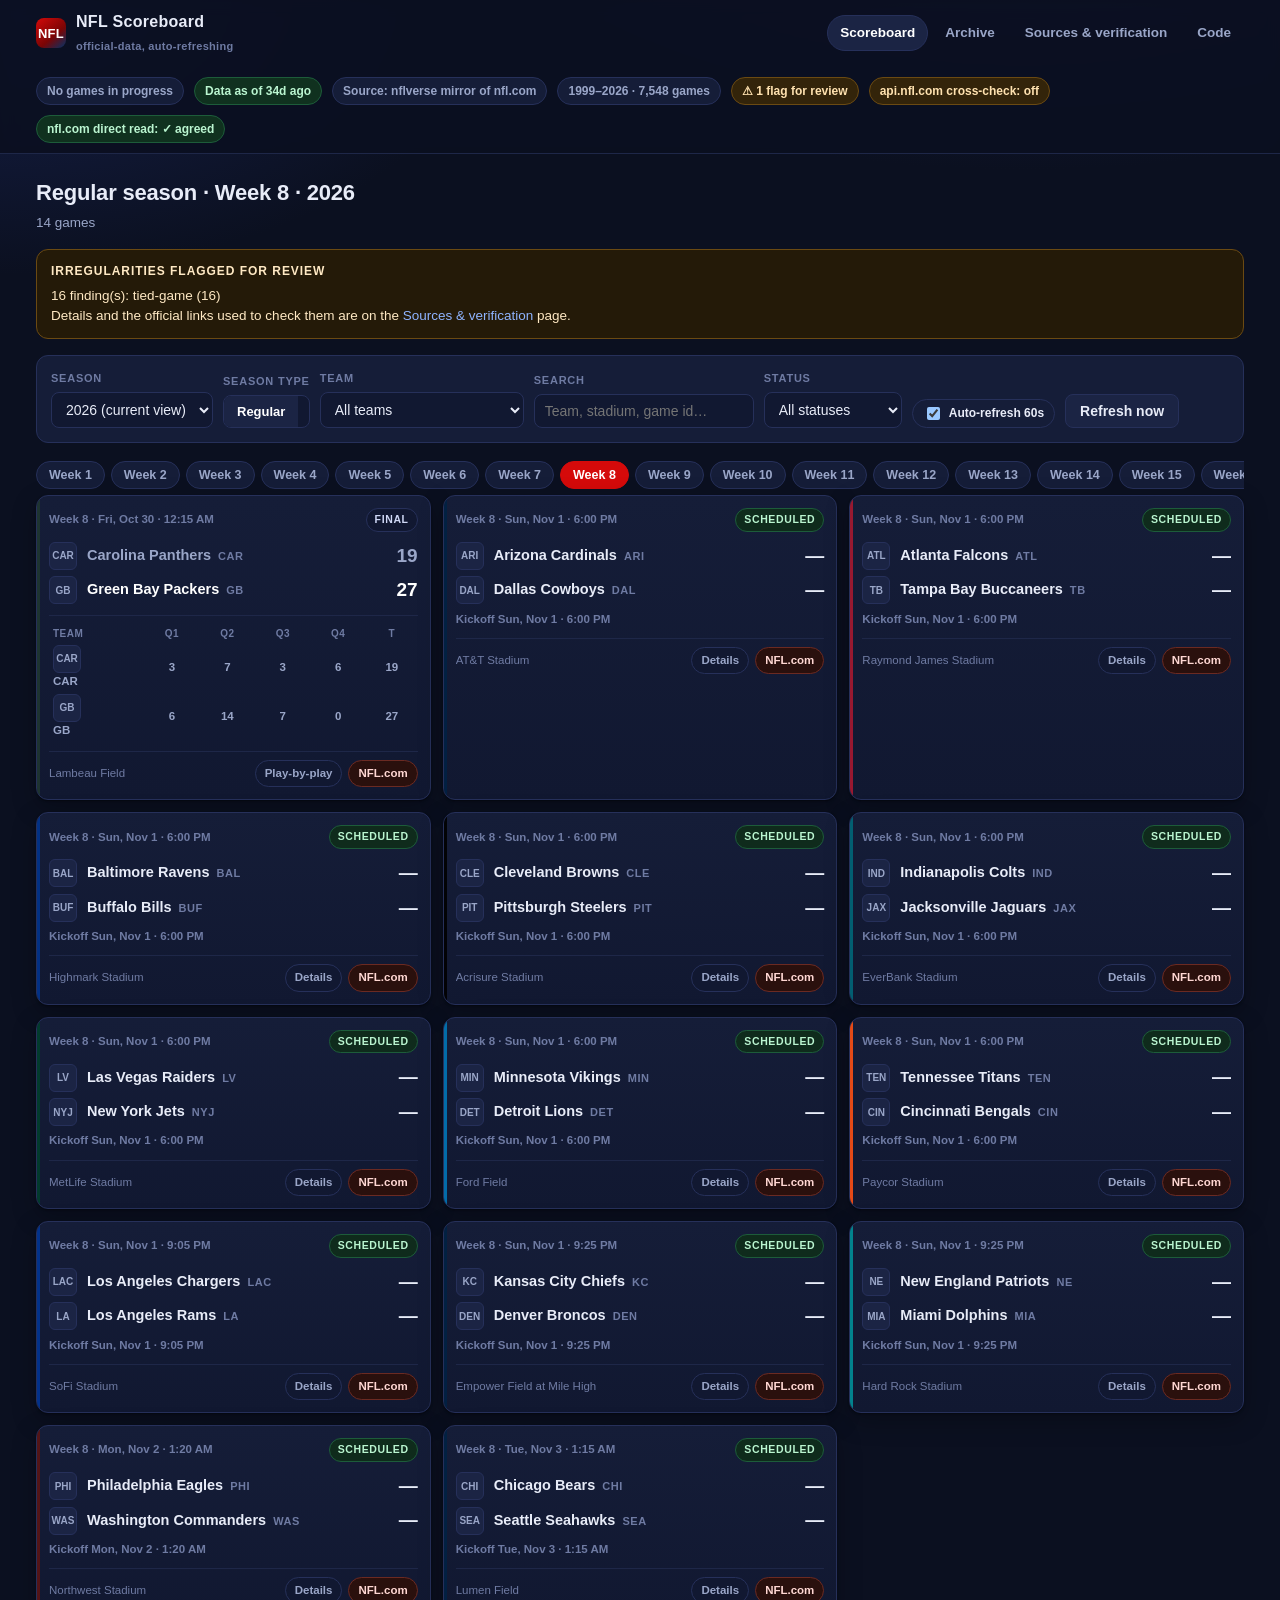
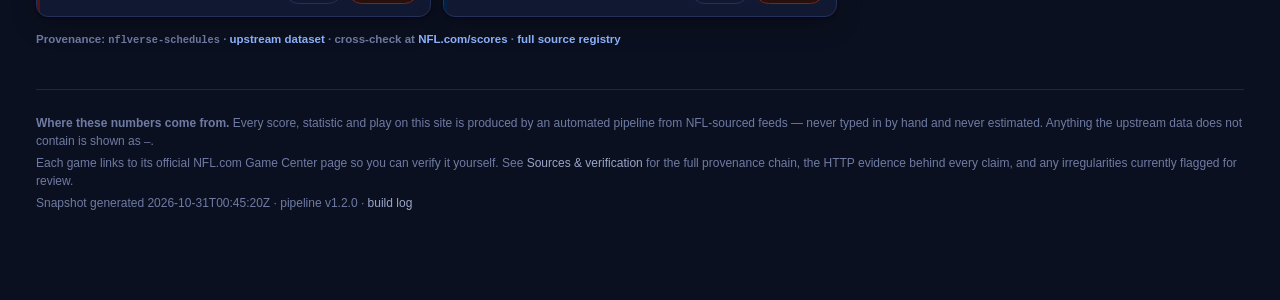
<file: index.html>
<!DOCTYPE html>
<html lang="en">
<head>
<meta charset="utf-8">
<meta name="viewport" content="width=device-width, initial-scale=1">
<title>NFL Scoreboard — redirecting</title>
<!--
  This repository's GitHub Pages site is published from the repository ROOT (Settings ->
  Pages -> Source: main / "/"), and the token available to automation cannot change that
  setting (it needs the `pages: write` permission). The actual site lives in /docs.

  So this file exists purely to make the canonical URL work:
      https://buffedlizard55-lab.github.io/NFLMAIN/
  redirects to
      https://buffedlizard55-lab.github.io/NFLMAIN/docs/

  It is harmless if Pages is later repointed at /docs, because then this file is not
  published at all. The relative redirect means it works on any host or base path,
  including a local static server.
-->
<meta http-equiv="refresh" content="0; url=docs/index.html">
<link rel="canonical" href="docs/index.html">
<style>
  html,body{height:100%;margin:0;background:#0b0e14;color:#e6e9ef;
    font:15px/1.6 -apple-system,BlinkMacSystemFont,"Segoe UI",Roboto,Helvetica,Arial,sans-serif}
  .wrap{height:100%;display:flex;align-items:center;justify-content:center;padding:24px;box-sizing:border-box}
  .box{max-width:34rem;text-align:center}
  a{color:#7fb3ff}
  code{background:#151a24;padding:2px 6px;border-radius:4px;font-size:.9em}
</style>
</head>
<body>
<div class="wrap">
  <div class="box">
    <p>Opening the <strong>NFL scoreboard</strong>&hellip;</p>
    <p>If nothing happens, continue to
      <a href="docs/index.html">the scoreboard</a>.</p>
    <p><small>All data is sourced from NFL feeds and linked back to nfl.com for review.
      See <a href="docs/sources.html">Sources &amp; verification</a>.</small></p>
  </div>
</div>
<script>
  // Relative redirect so this works on GitHub Pages, on a local server, and on any fork
  // base path. Absolute URLs would break on anything but the canonical host.
  location.replace("docs/index.html" + location.search + location.hash);
</script>
</body>
</html>
</file>
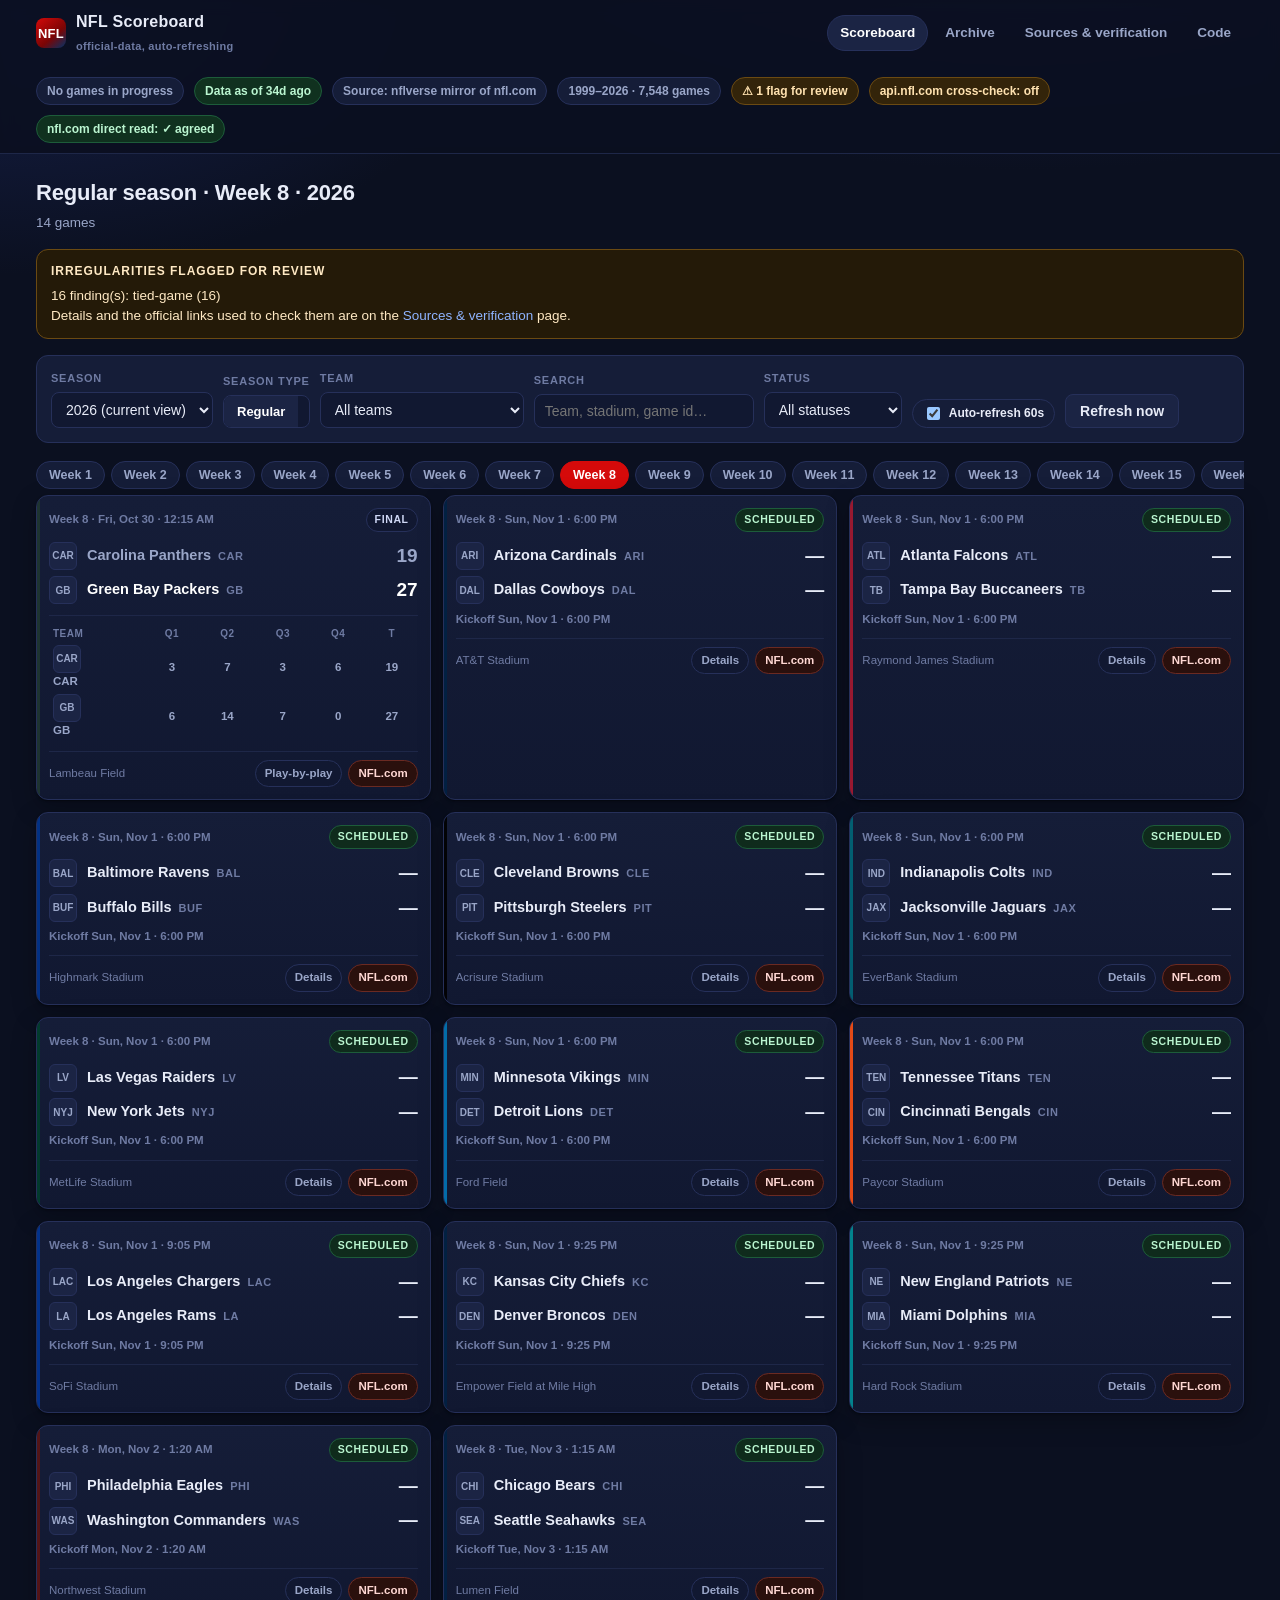
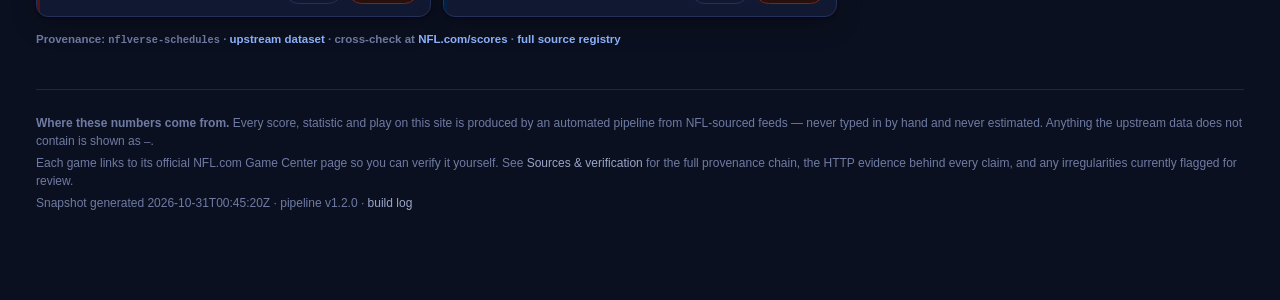
<file: docs/index.html>
<!DOCTYPE html>
<html lang="en">
<head>
<meta charset="utf-8">
<meta name="viewport" content="width=device-width, initial-scale=1">
<title>NFL Scoreboard &mdash; live and historical, sourced from NFL data</title>
<meta name="description" content="An NFL scoreboard covering every game from 1999 to the present week, with play-by-play, built only from NFL-sourced data and linked back to NFL.com for manual review.">
<meta name="color-scheme" content="dark">
<link rel="stylesheet" href="assets/css/style.css">
</head>
<body>
<a class="skip-link" href="#main">Skip to scoreboard</a>

<header class="site-head">
  <div class="site-head__inner">
    <div class="brand">
      <span class="brand__mark" aria-hidden="true">NFL</span>
      <span>
        <span class="brand__name">NFL Scoreboard</span><br>
        <span class="brand__sub">official-data, auto-refreshing</span>
      </span>
    </div>
    <nav class="nav" aria-label="Primary">
      <a href="index.html" aria-current="page">Scoreboard</a>
      <a href="history.html">Archive</a>
      <a href="sources.html">Sources &amp; verification</a>
      <a href="https://github.com/buffedlizard55-lab/NFLMAIN" rel="noopener noreferrer external">Code</a>
    </nav>
  </div>
  <div class="statusbar" id="statusbar" role="status" aria-live="polite">
    <span class="pill"><span class="dot"></span> Loading feed&hellip;</span>
  </div>
</header>

<main class="wrap" id="main">
  <h1 class="page-title" id="pageTitle">Scoreboard</h1>
  <p class="page-sub" id="pageSub">Loading the current week&hellip;</p>

  <div id="notices"></div>

  <section class="controls" aria-label="Filters">
    <div class="field">
      <label for="seasonSel">Season</label>
      <select id="seasonSel"></select>
    </div>
    <div class="field">
      <label id="typeLbl">Season type</label>
      <div class="seg" id="typeSeg" role="group" aria-labelledby="typeLbl"></div>
    </div>
    <div class="field">
      <label for="teamSel">Team</label>
      <select id="teamSel"></select>
    </div>
    <div class="field">
      <label for="q">Search</label>
      <input id="q" type="search" placeholder="Team, stadium, game id&hellip;" autocomplete="off">
    </div>
    <div class="field">
      <label for="statusSel">Status</label>
      <select id="statusSel">
        <option value="">All statuses</option>
        <option value="IN_PROGRESS">Live only</option>
        <option value="FINAL">Final only</option>
        <option value="SCHEDULED">Scheduled only</option>
        <option value="FLAGGED">Flagged only</option>
      </select>
    </div>
    <label class="pill" style="cursor:pointer;align-self:flex-end">
      <input type="checkbox" id="autoRefresh" checked style="min-width:0">
      Auto-refresh 60s
    </label>
    <button class="btn" id="refreshBtn" type="button" style="align-self:flex-end">Refresh now</button>
  </section>

  <div class="weeknav" id="weeknav" role="group" aria-label="Week"></div>

  <div id="results" aria-live="polite">
    <div class="spinner" role="progressbar" aria-label="Loading"></div>
  </div>

  <footer class="site-foot">
    <p><strong>Where these numbers come from.</strong> Every score, statistic and play on this site is
      produced by an automated pipeline from NFL-sourced feeds &mdash; never typed in by hand and never
      estimated. Anything the upstream data does not contain is shown as <span class="mono">&mdash;</span>.</p>
    <p>Each game links to its official NFL.com Game Center page so you can verify it yourself.
      See <a href="sources.html">Sources &amp; verification</a> for the full provenance chain, the HTTP
      evidence behind every claim, and any irregularities currently flagged for review.</p>
    <p id="footMeta"></p>
  </footer>
</main>

<script src="assets/js/common.js"></script>
<script src="assets/js/scoreboard.js"></script>
</body>
</html>
</file>
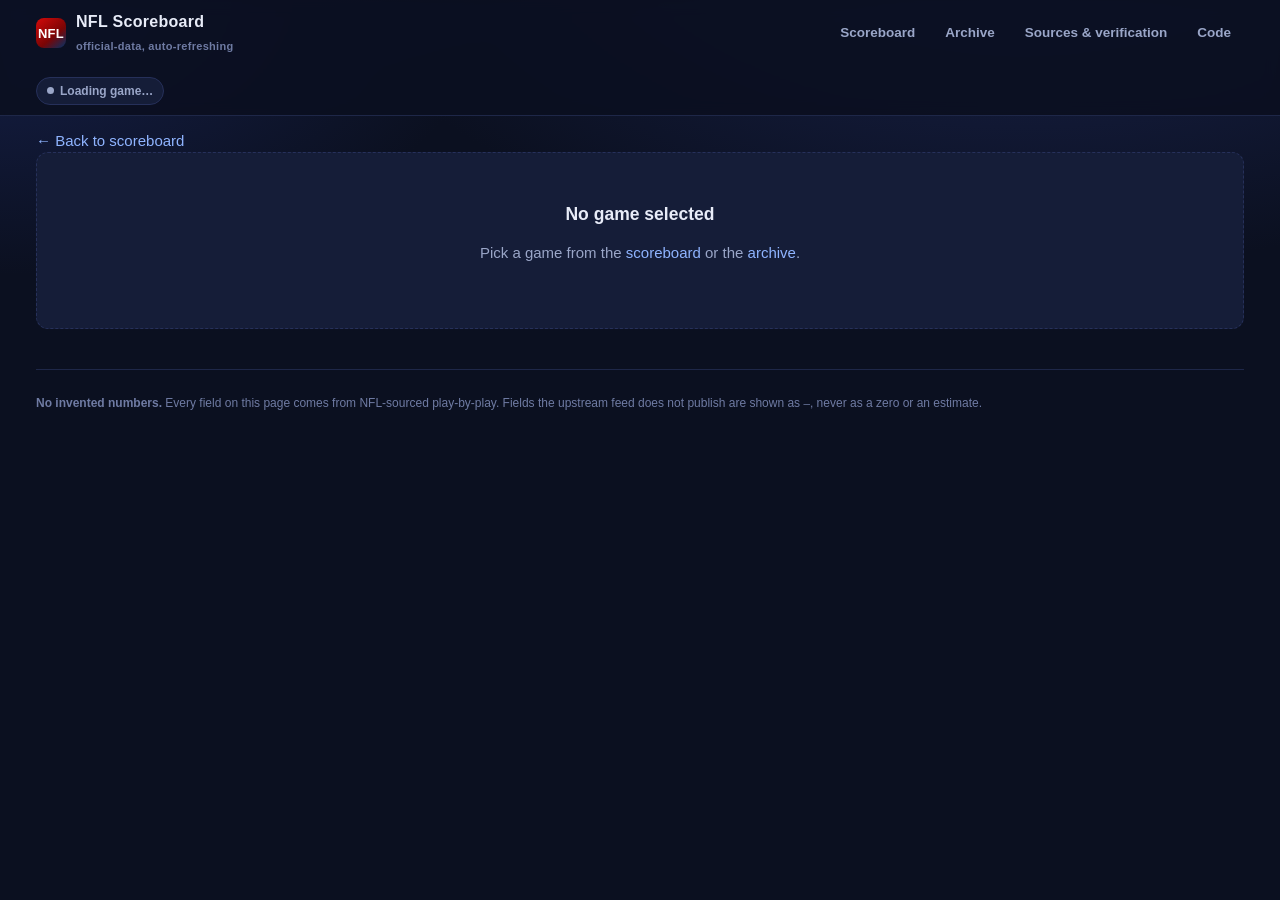
<file: docs/game.html>
<!DOCTYPE html>
<html lang="en">
<head>
<meta charset="utf-8">
<meta name="viewport" content="width=device-width, initial-scale=1">
<title>Game detail &mdash; NFL Scoreboard</title>
<meta name="color-scheme" content="dark">
<meta name="robots" content="noindex">
<link rel="stylesheet" href="assets/css/style.css">
</head>
<body>
<a class="skip-link" href="#main">Skip to game detail</a>

<header class="site-head">
  <div class="site-head__inner">
    <div class="brand">
      <span class="brand__mark" aria-hidden="true">NFL</span>
      <span>
        <span class="brand__name">NFL Scoreboard</span><br>
        <span class="brand__sub">official-data, auto-refreshing</span>
      </span>
    </div>
    <nav class="nav" aria-label="Primary">
      <a href="index.html">Scoreboard</a>
      <a href="history.html">Archive</a>
      <a href="sources.html">Sources &amp; verification</a>
      <a href="https://github.com/buffedlizard55-lab/NFLMAIN" rel="noopener noreferrer external">Code</a>
    </nav>
  </div>
  <div class="statusbar" id="statusbar" role="status" aria-live="polite">
    <span class="pill"><span class="dot"></span> Loading game&hellip;</span>
  </div>
</header>

<main class="wrap" id="main">
  <p style="margin:14px 0 0"><a href="index.html">&larr; Back to scoreboard</a></p>
  <div id="notices"></div>
  <div id="game"><div class="spinner" role="progressbar" aria-label="Loading game"></div></div>

  <footer class="site-foot">
    <p><strong>No invented numbers.</strong> Every field on this page comes from NFL-sourced
      play-by-play. Fields the upstream feed does not publish are shown as
      <span class="mono">&mdash;</span>, never as a zero or an estimate.</p>
    <p id="footMeta"></p>
  </footer>
</main>

<script src="assets/js/common.js"></script>
<script src="assets/js/game.js"></script>
</body>
</html>
</file>
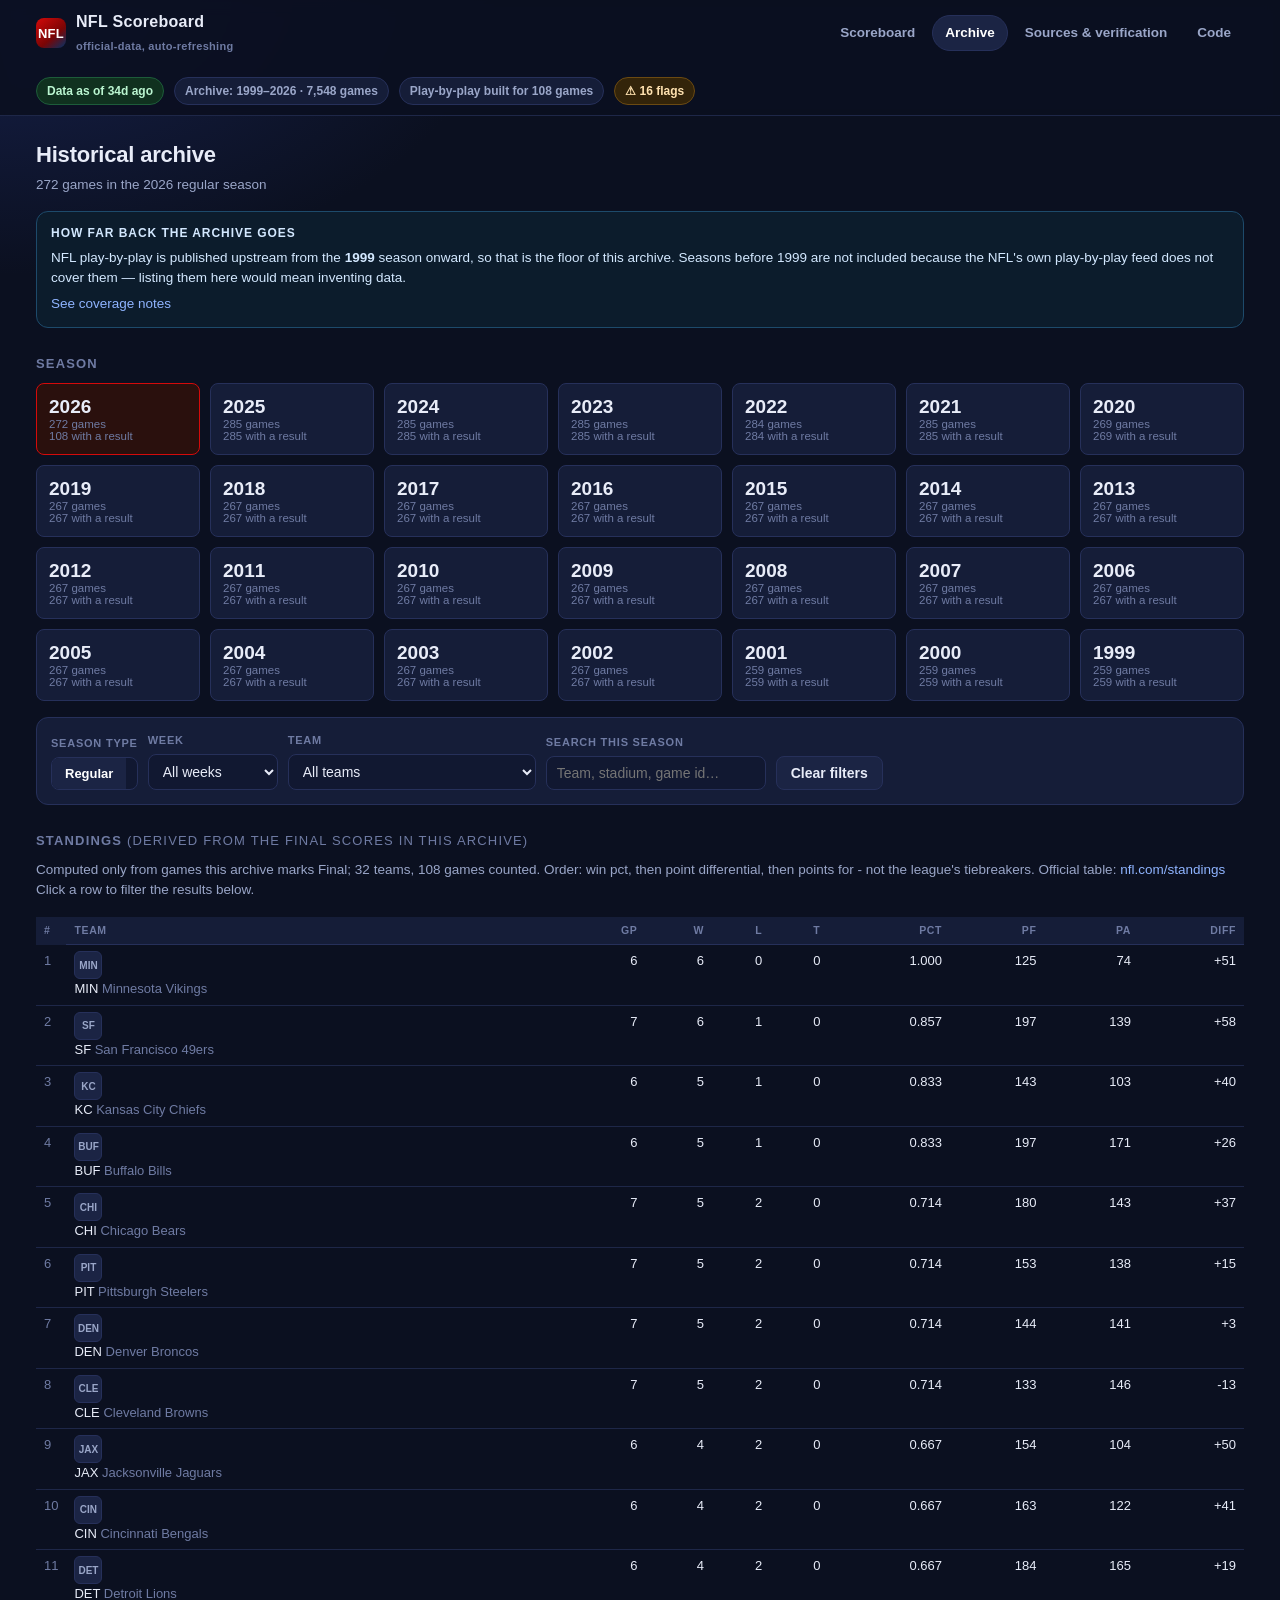
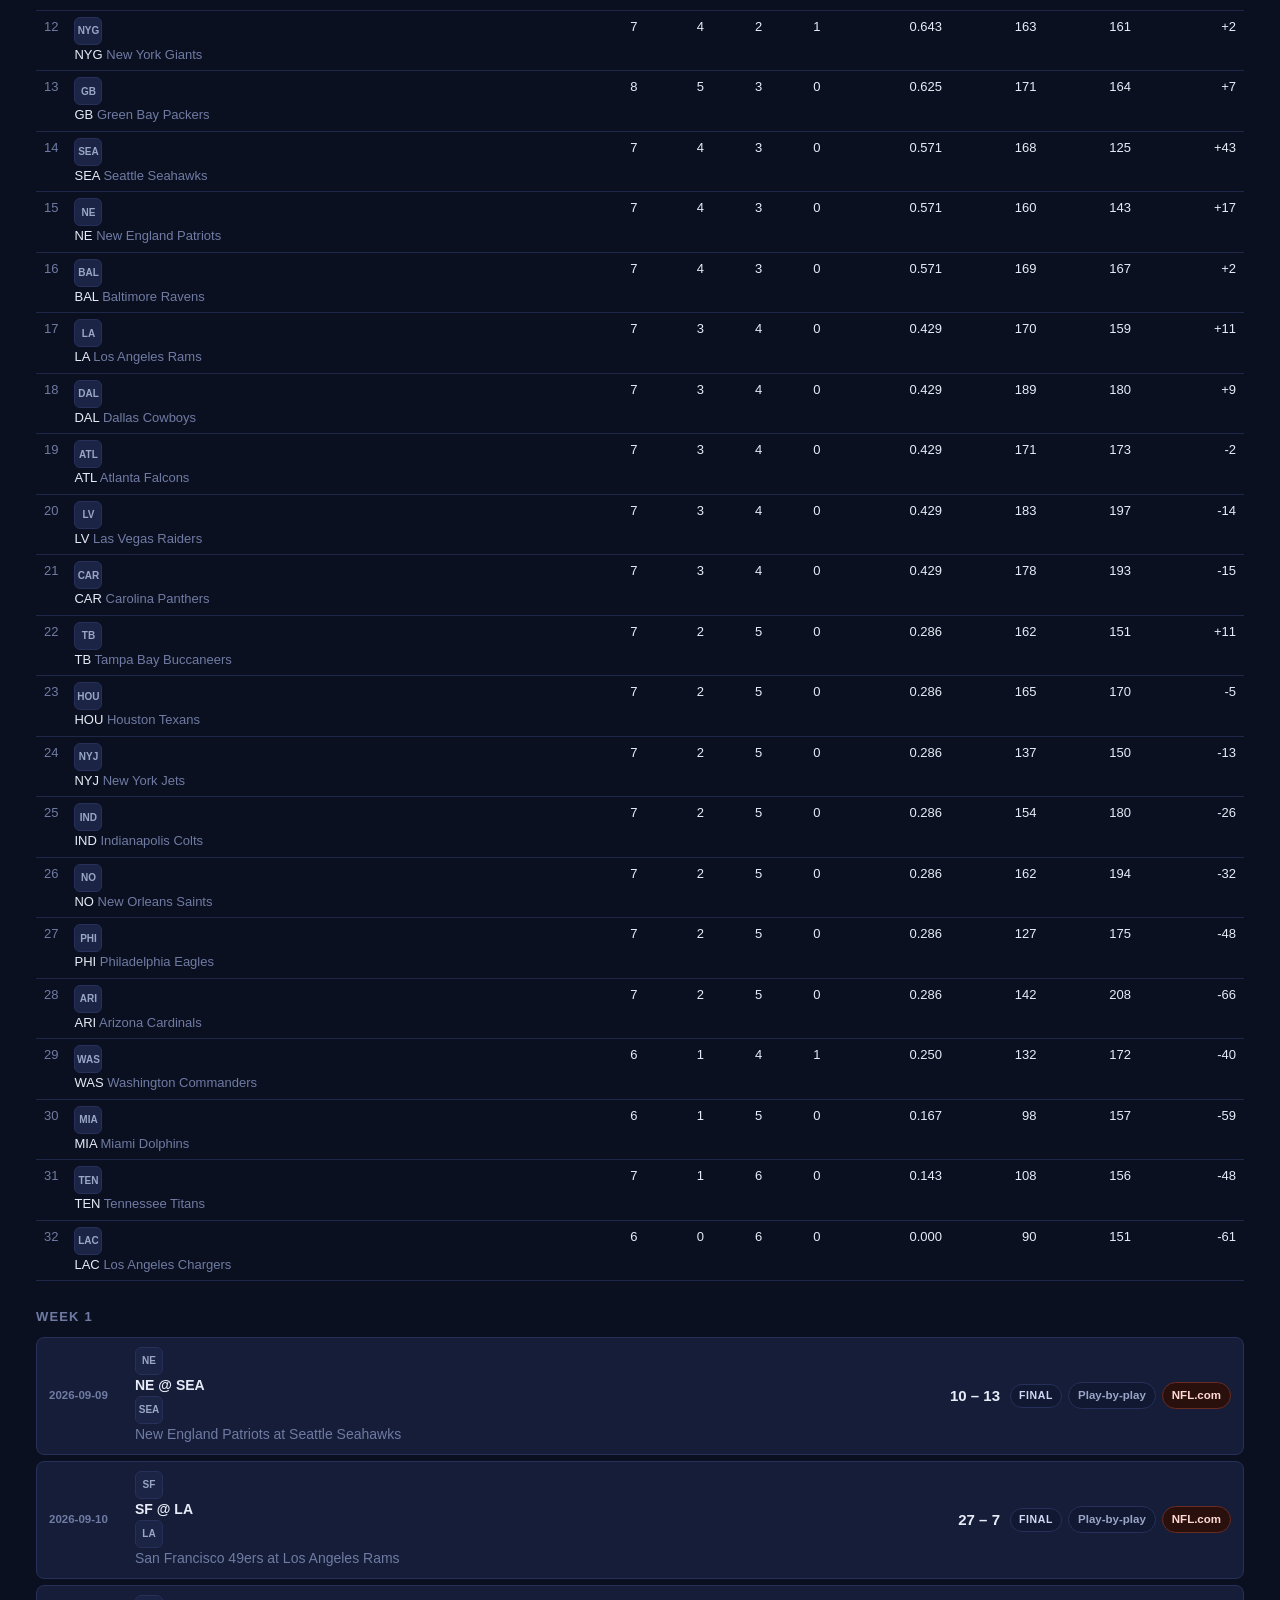
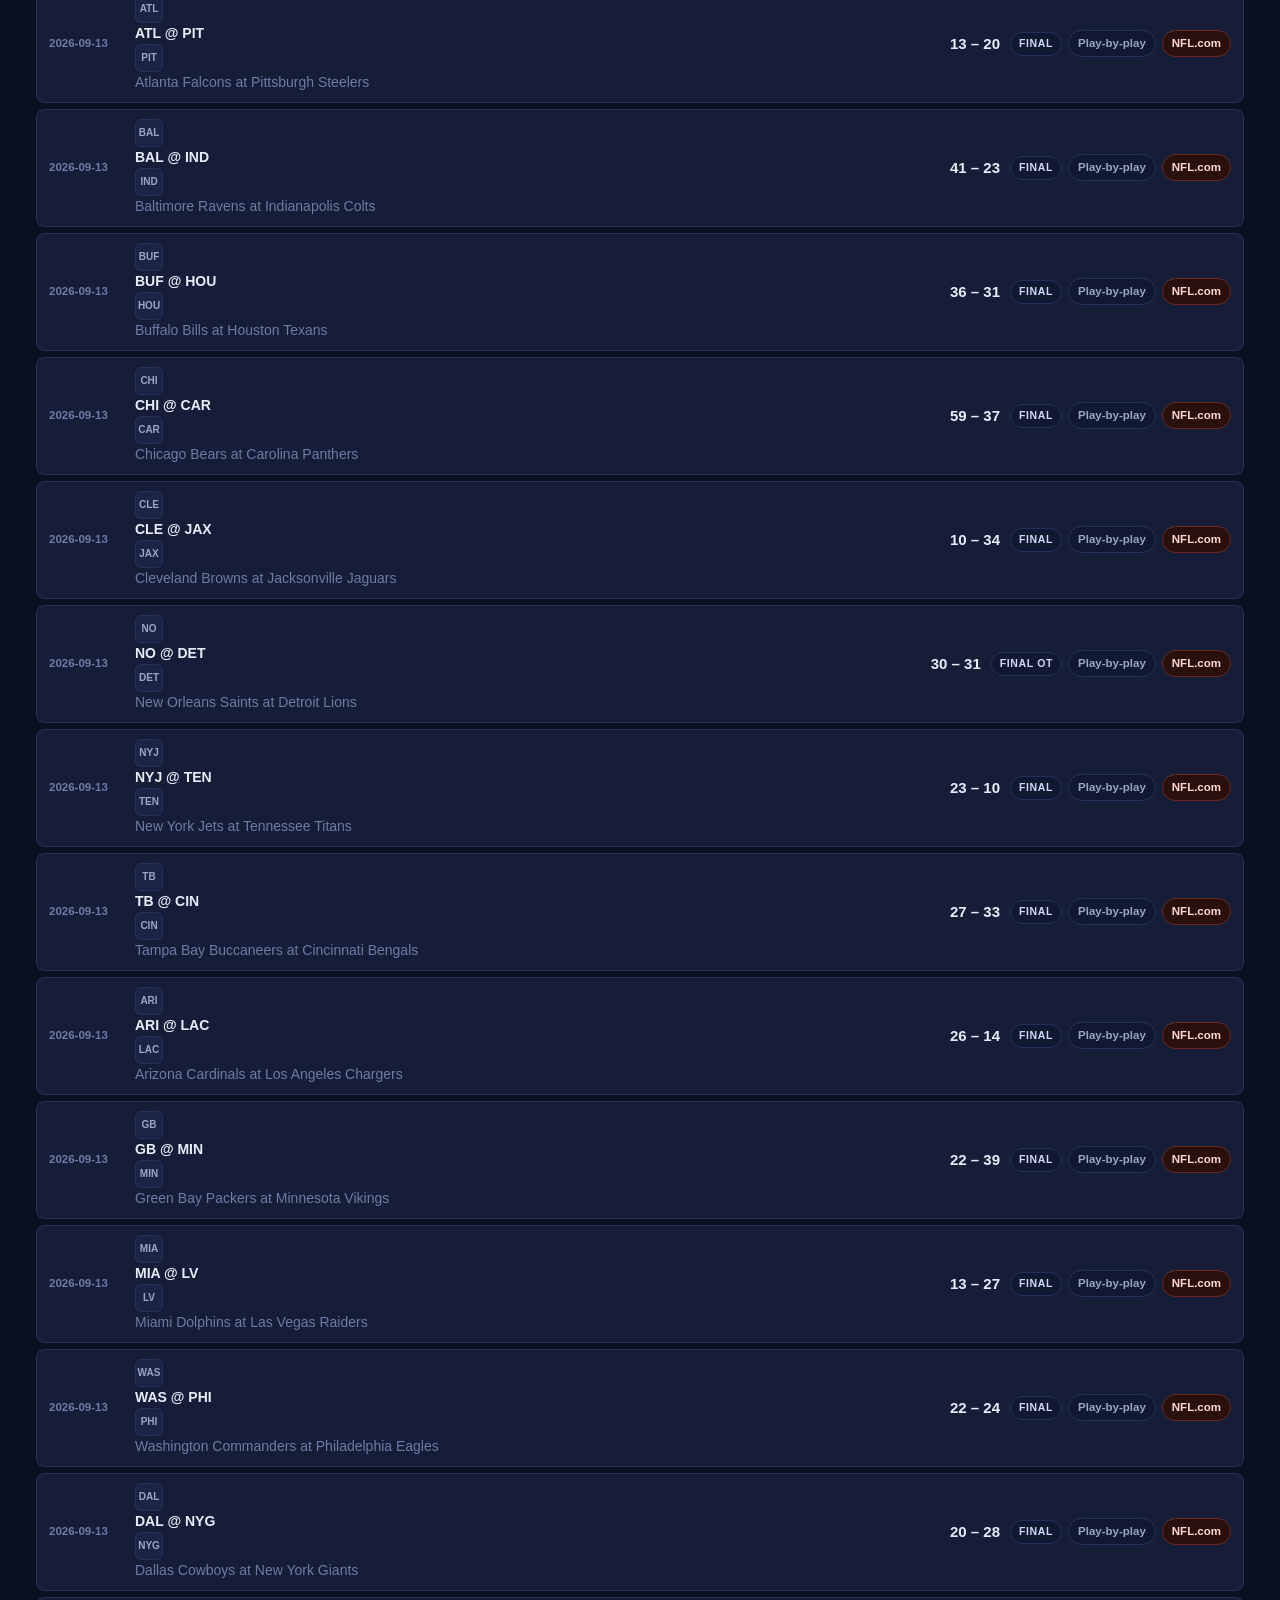
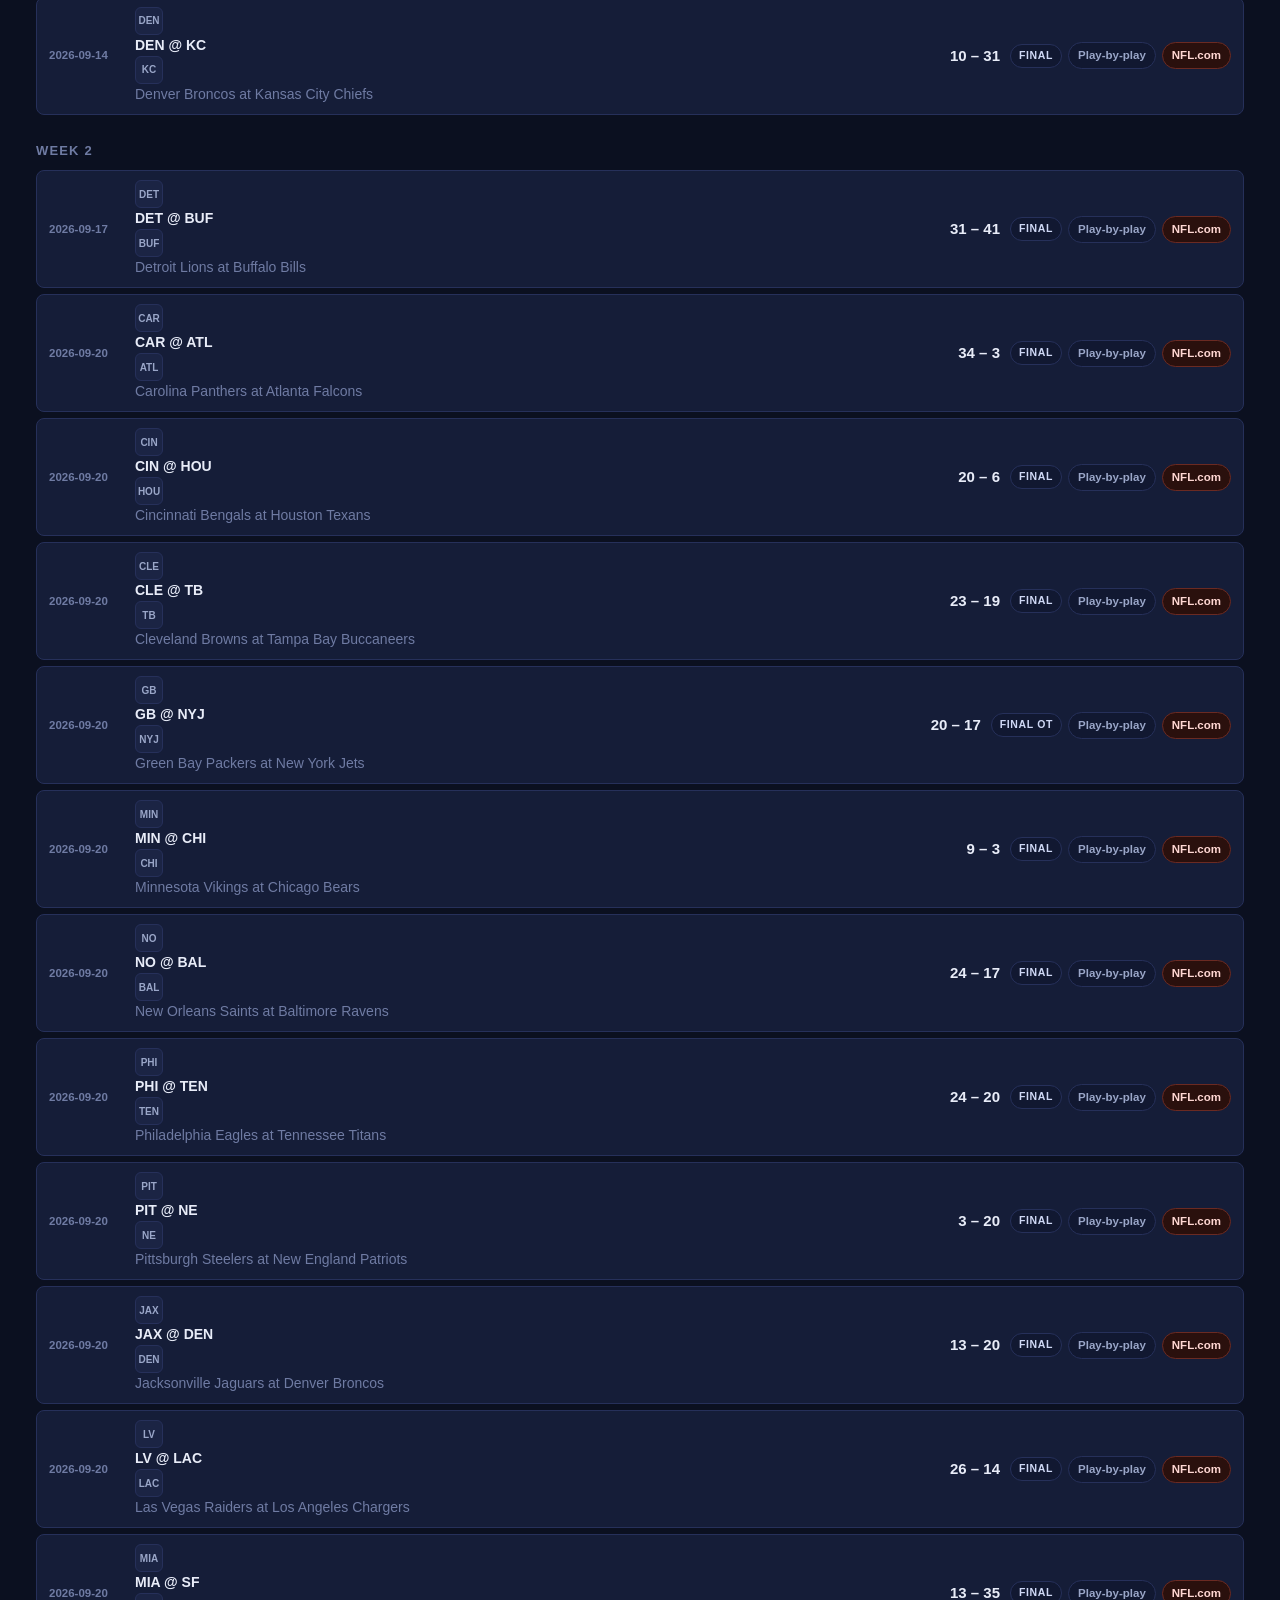
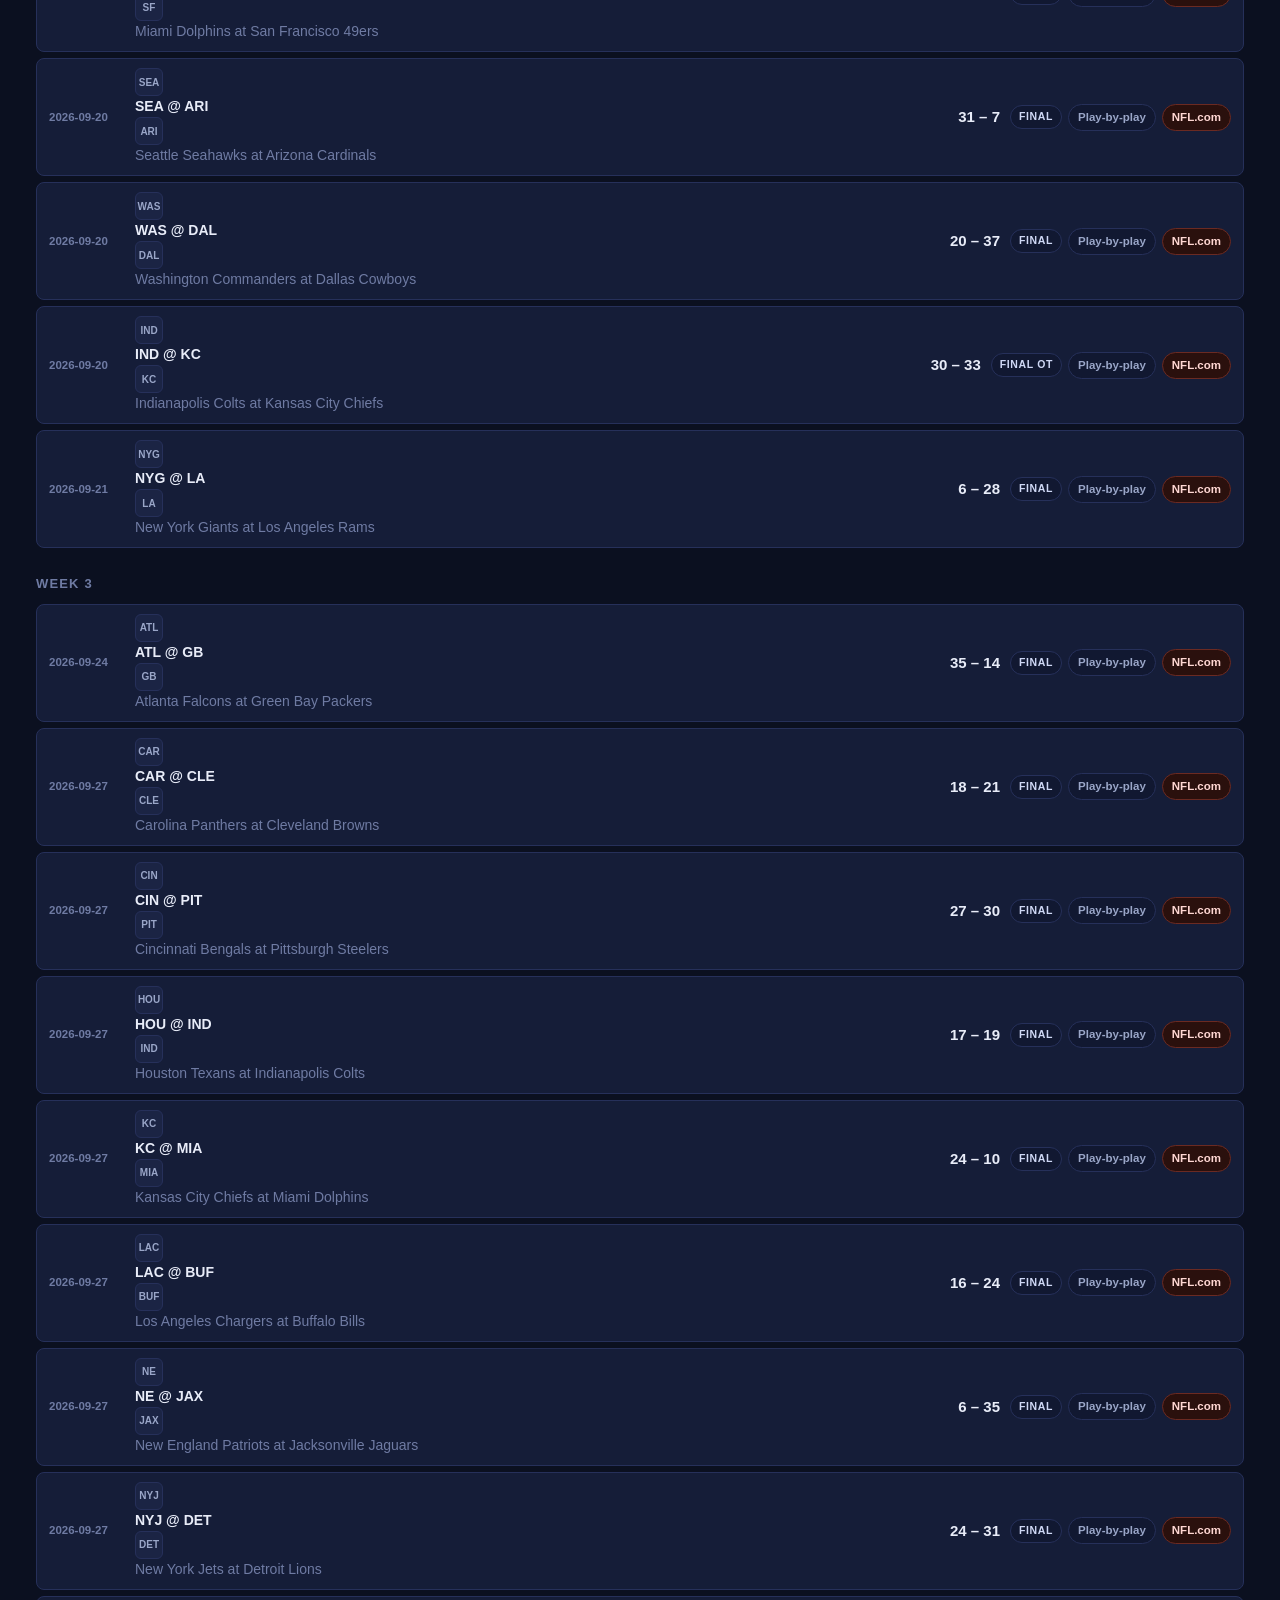
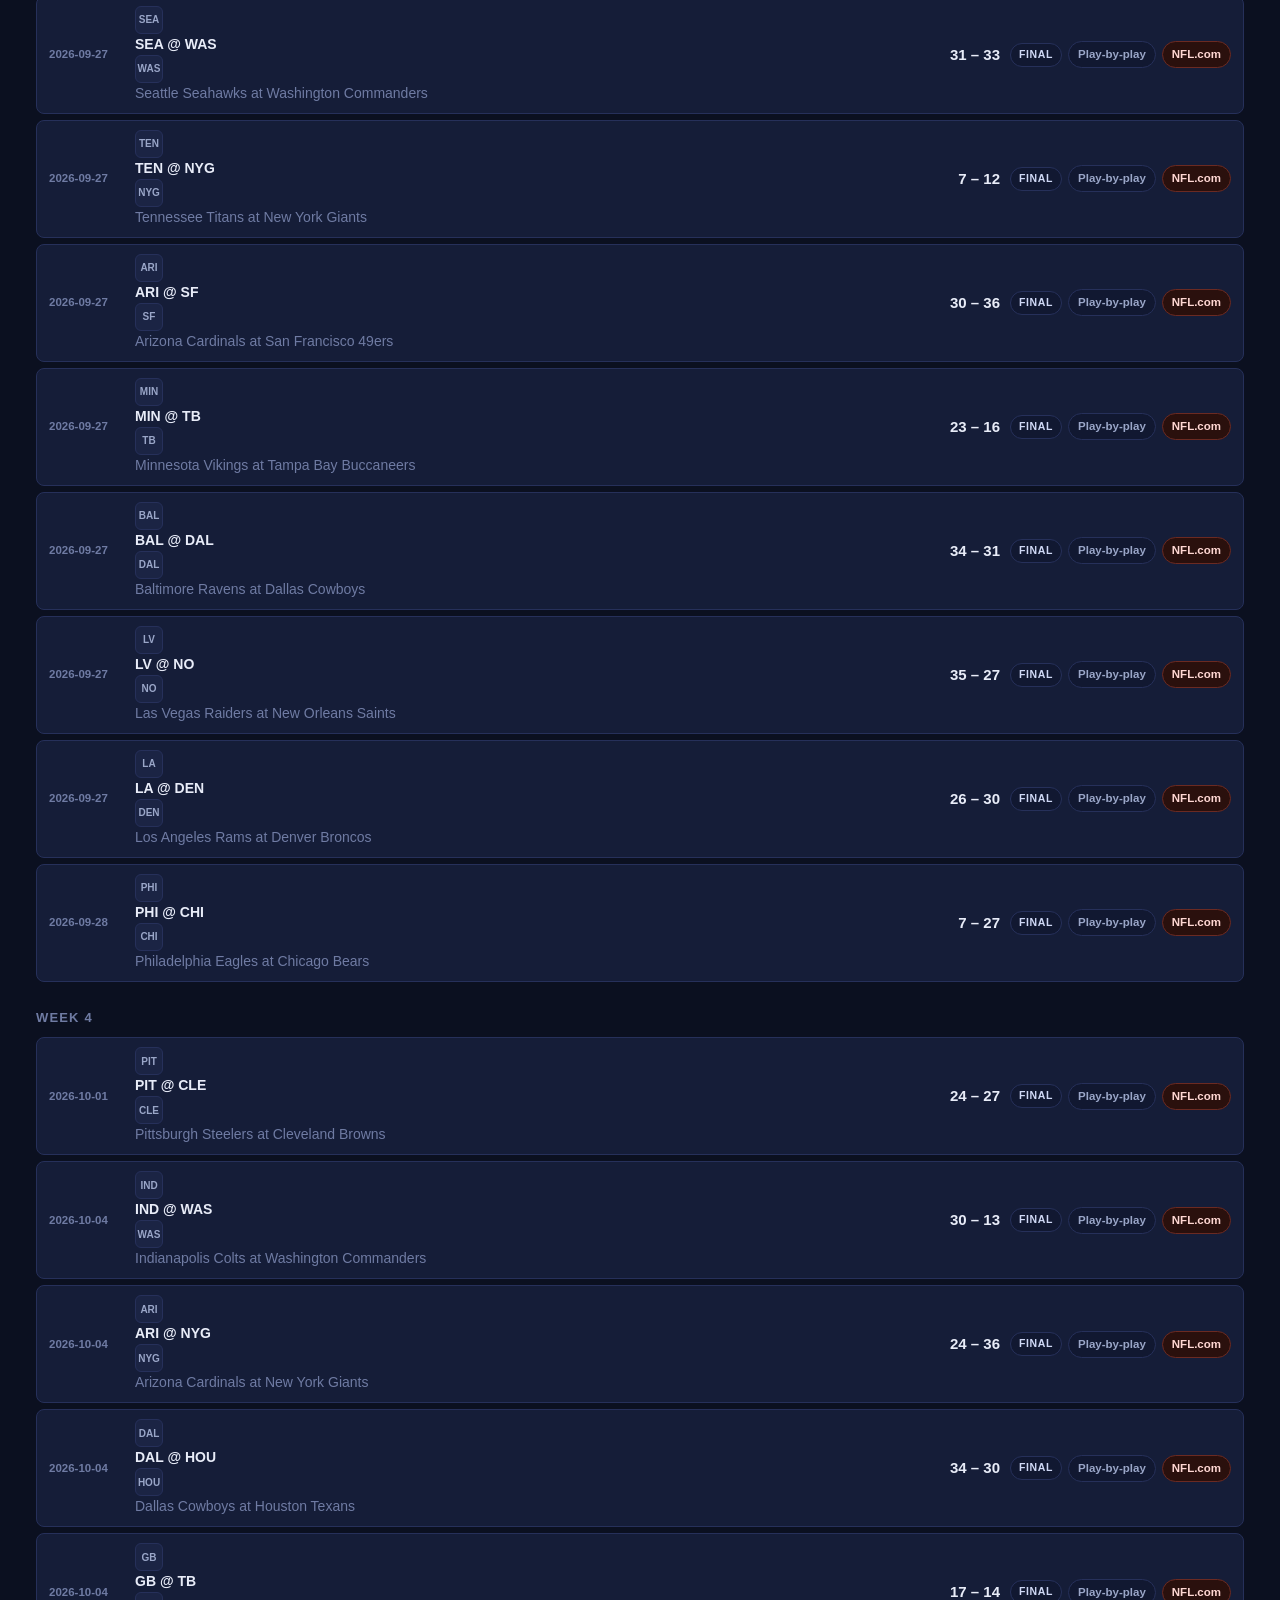
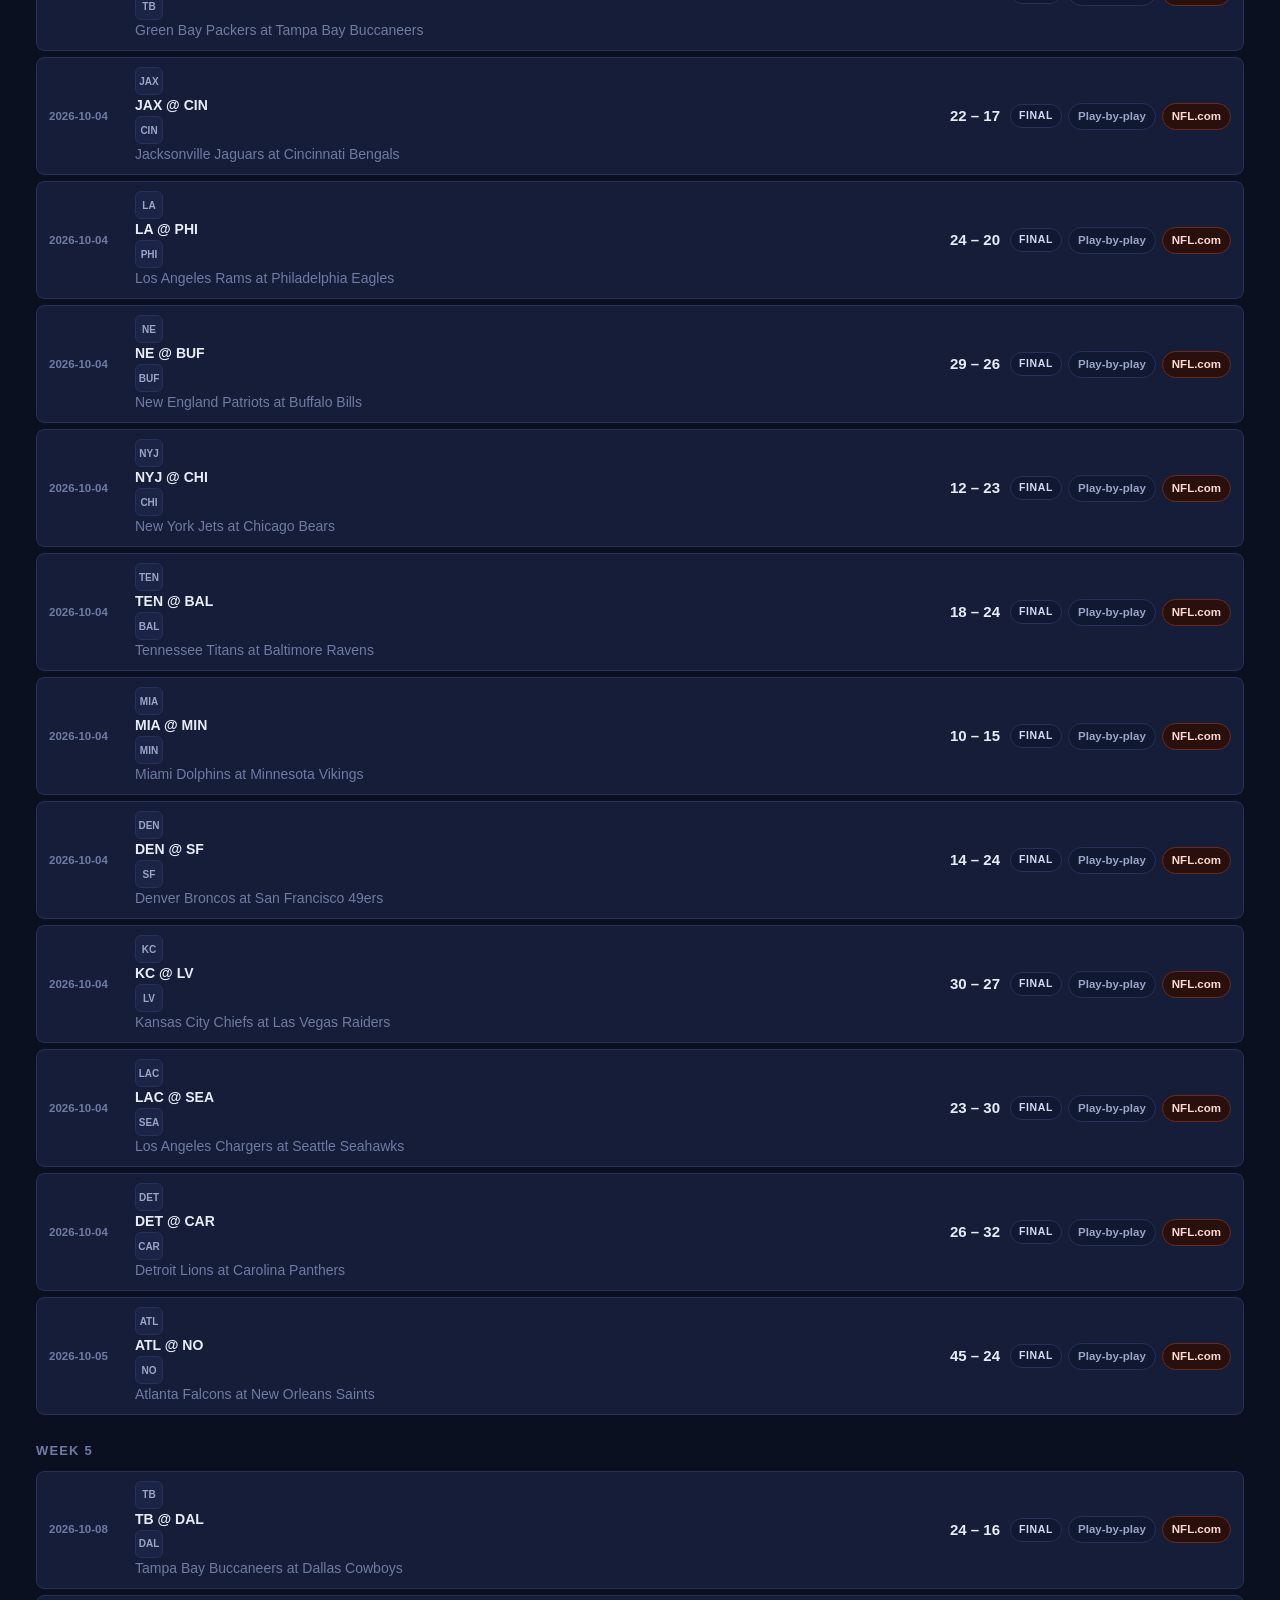
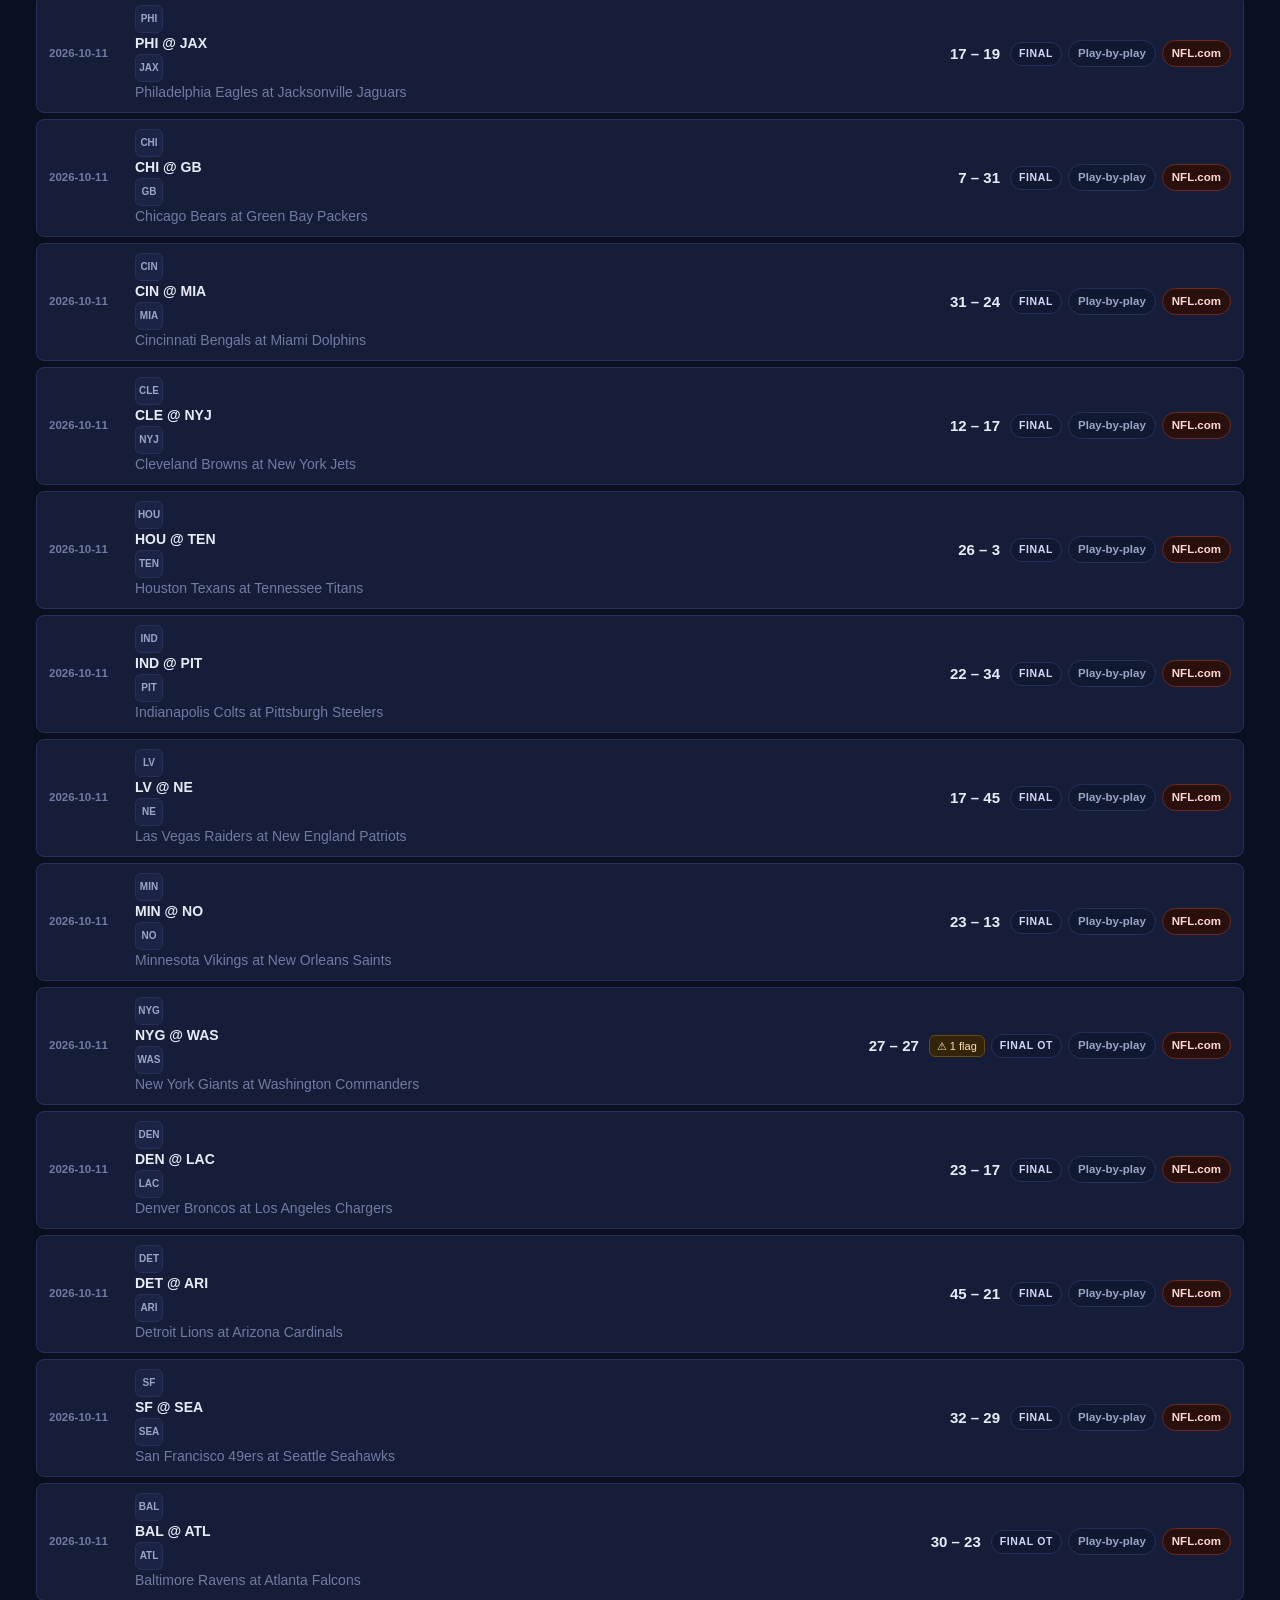
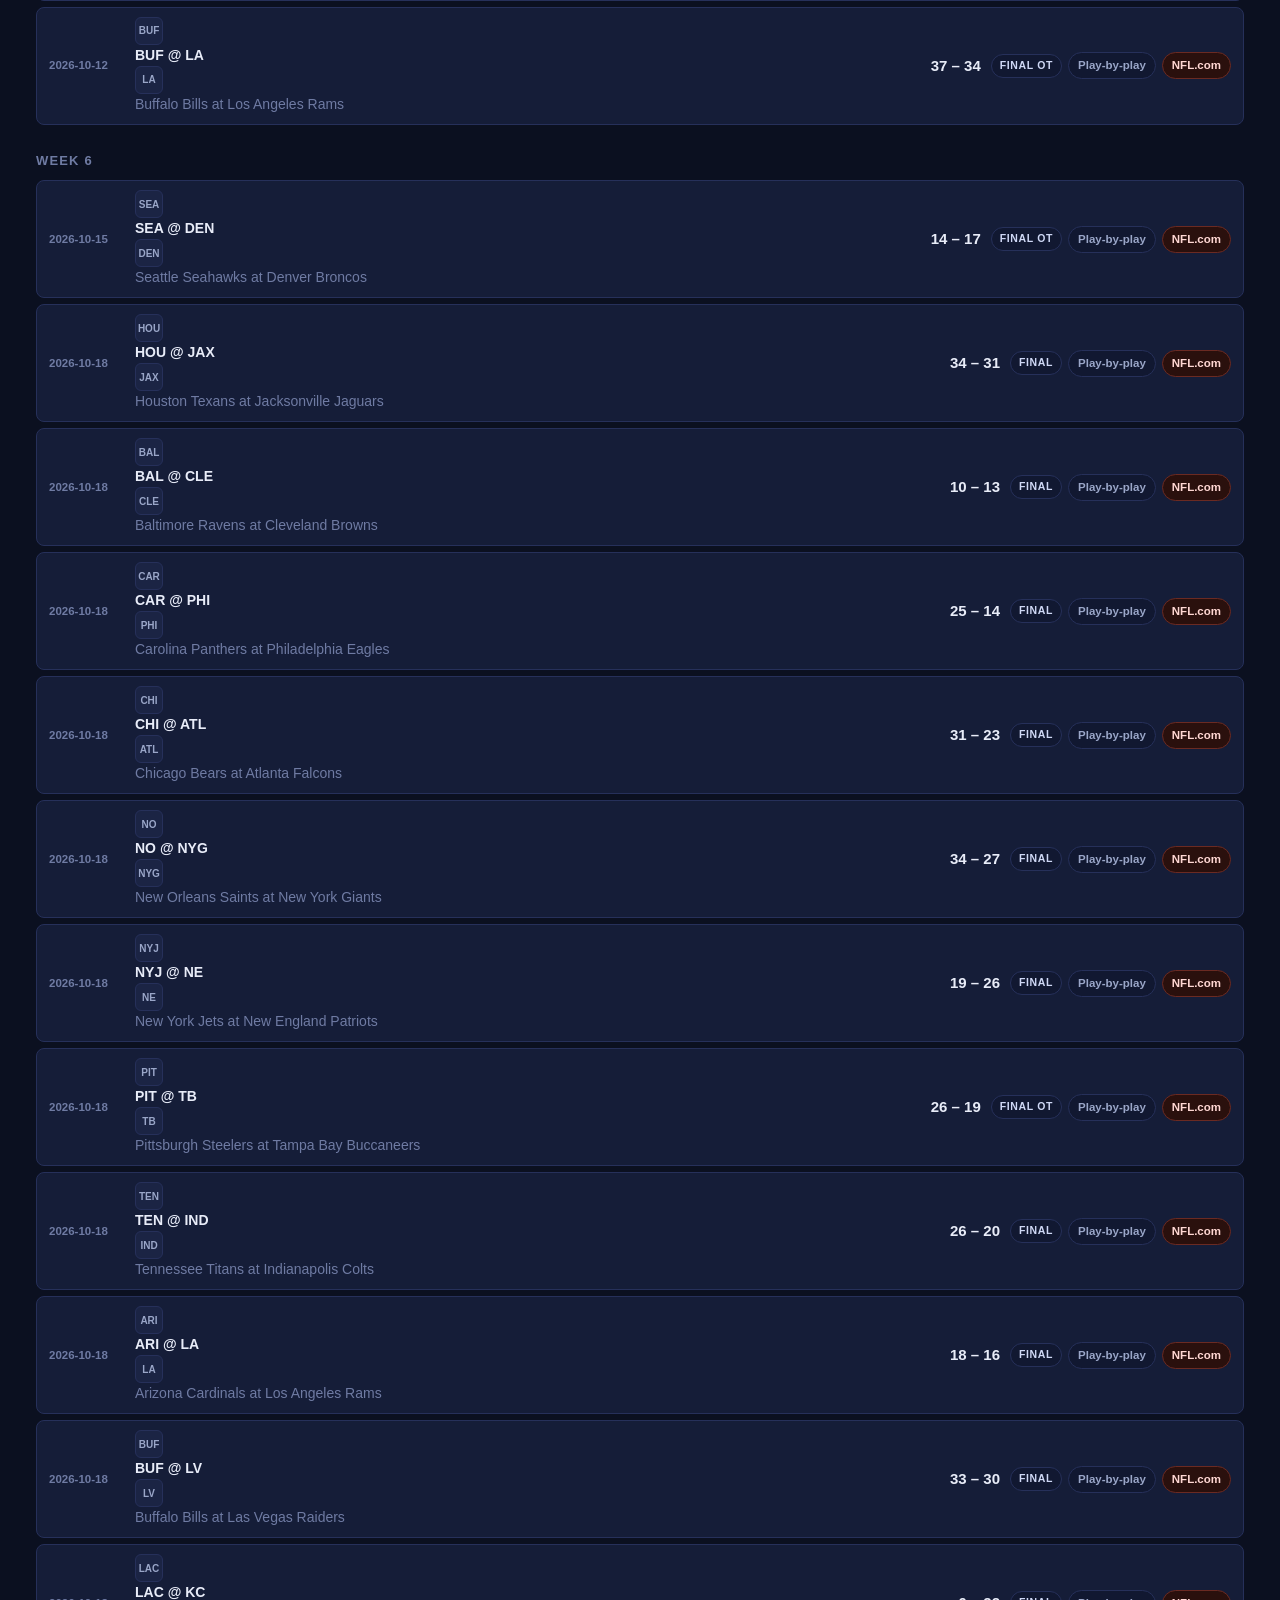
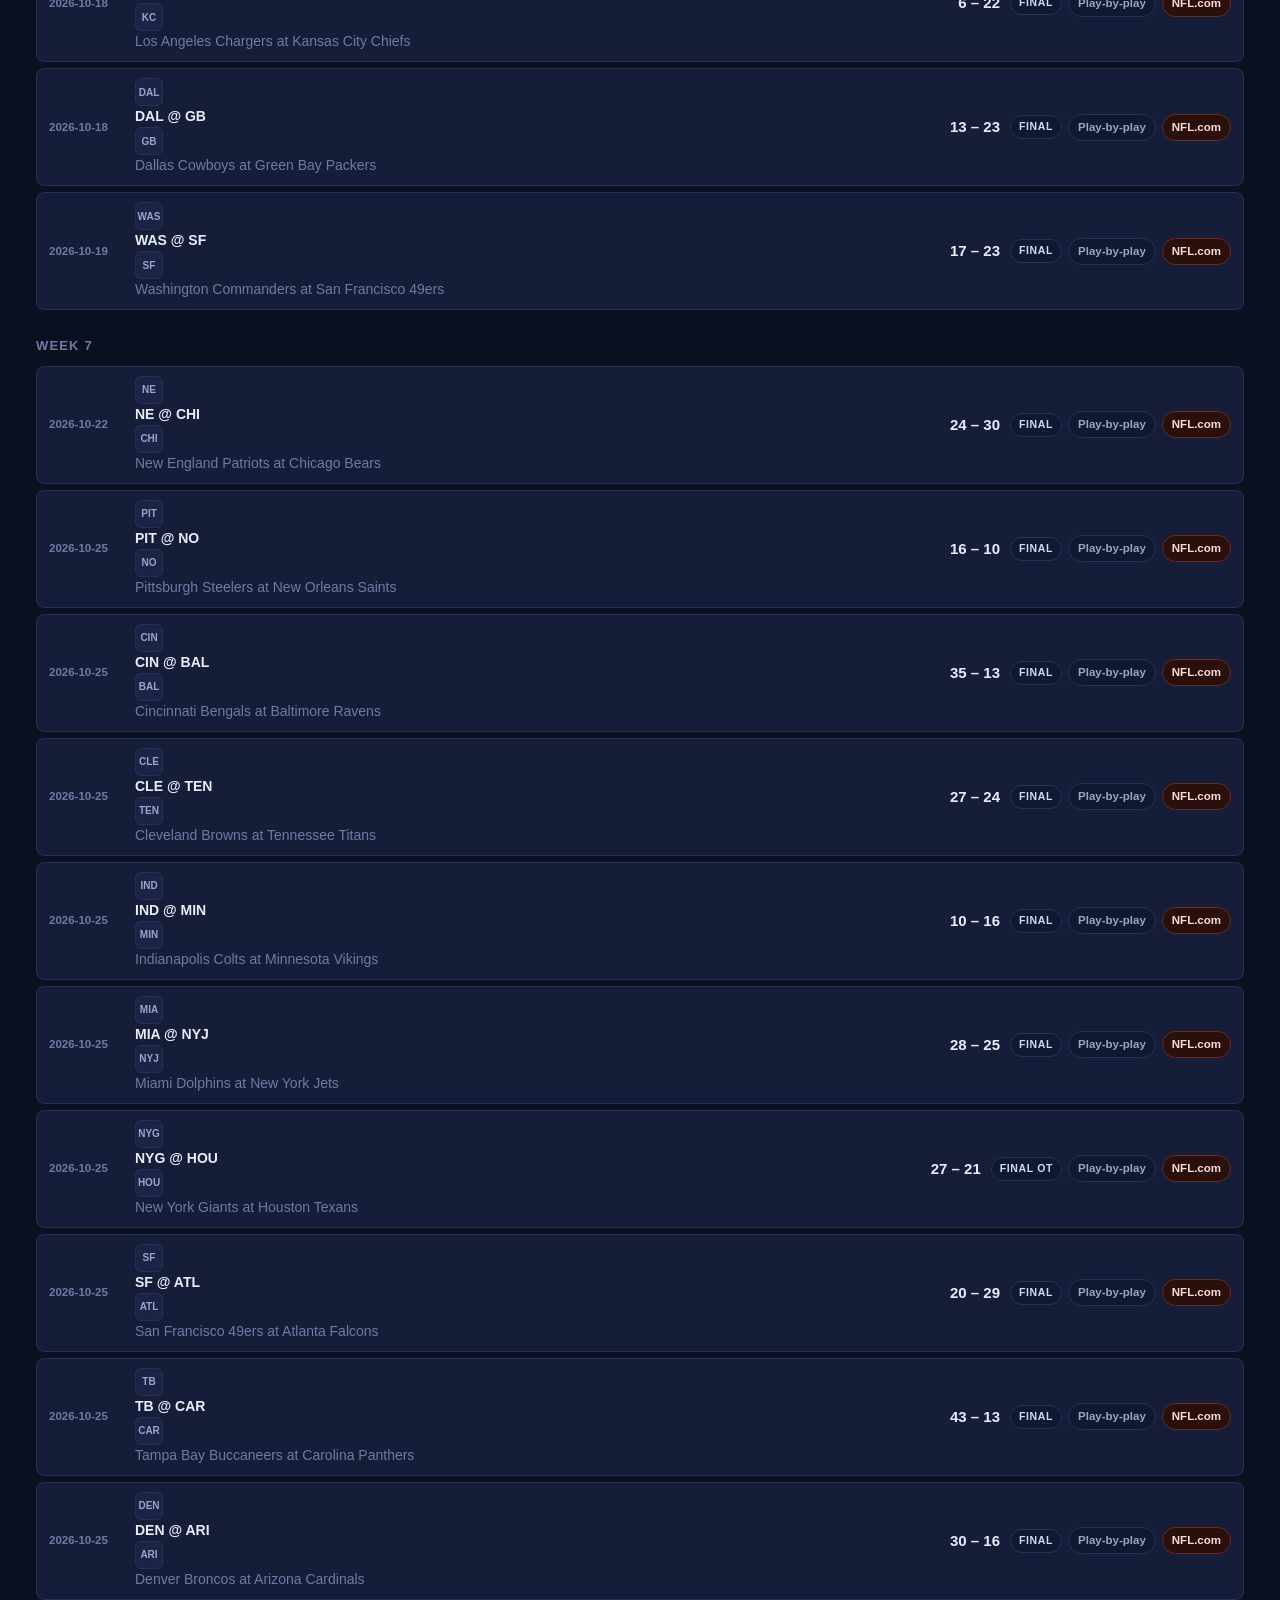
<file: docs/history.html>
<!DOCTYPE html>
<html lang="en">
<head>
<meta charset="utf-8">
<meta name="viewport" content="width=device-width, initial-scale=1">
<title>Historical archive &mdash; NFL Scoreboard</title>
<meta name="description" content="Browse every NFL game in the archive by season and week, with results and links to the official NFL.com game pages.">
<meta name="color-scheme" content="dark">
<link rel="stylesheet" href="assets/css/style.css">
</head>
<body>
<a class="skip-link" href="#main">Skip to archive</a>

<header class="site-head">
  <div class="site-head__inner">
    <div class="brand">
      <span class="brand__mark" aria-hidden="true">NFL</span>
      <span>
        <span class="brand__name">NFL Scoreboard</span><br>
        <span class="brand__sub">official-data, auto-refreshing</span>
      </span>
    </div>
    <nav class="nav" aria-label="Primary">
      <a href="index.html">Scoreboard</a>
      <a href="history.html" aria-current="page">Archive</a>
      <a href="sources.html">Sources &amp; verification</a>
      <a href="https://github.com/buffedlizard55-lab/NFLMAIN" rel="noopener noreferrer external">Code</a>
    </nav>
  </div>
  <div class="statusbar" id="statusbar" role="status" aria-live="polite">
    <span class="pill"><span class="dot"></span> Loading archive&hellip;</span>
  </div>
</header>

<main class="wrap" id="main">
  <h1 class="page-title">Historical archive</h1>
  <p class="page-sub" id="pageSub">Loading&hellip;</p>

  <div id="notices"></div>

  <h2 class="section-title">Season</h2>
  <div class="season-grid" id="seasonGrid"></div>

  <section class="controls" aria-label="Archive filters">
    <div class="field">
      <label id="archTypeLbl">Season type</label>
      <div class="seg" id="archTypeSeg" role="group" aria-labelledby="archTypeLbl"></div>
    </div>
    <div class="field">
      <label for="archWeek">Week</label>
      <select id="archWeek"></select>
    </div>
    <div class="field">
      <label for="archTeam">Team</label>
      <select id="archTeam"></select>
    </div>
    <div class="field">
      <label for="archQ">Search this season</label>
      <input id="archQ" type="search" placeholder="Team, stadium, game id&hellip;" autocomplete="off">
    </div>
    <button class="btn" id="archClear" type="button" style="align-self:flex-end">Clear filters</button>
  </section>

  <section id="standingsSection" hidden aria-label="Derived standings">
    <h2 class="section-title">Standings <span class="muted">(derived from the final scores in this archive)</span></h2>
    <p class="page-sub" id="standingsNote">
      Computed only from games this archive marks Final. This is a derived view, not the
      league's official table &mdash; the official standings are at
      <a href="https://www.nfl.com/standings/" rel="noopener noreferrer external">nfl.com/standings</a>.
    </p>
    <div id="standings"></div>
  </section>

  <div id="results"><div class="spinner" role="progressbar" aria-label="Loading"></div></div>

  <footer class="site-foot">
    <p><strong>Coverage.</strong> The archive spans every season for which NFL play-by-play
      is published upstream. Games are listed with the NFL's own identifiers and a link to
      the official NFL.com Game Center page so any result can be checked by hand.</p>
    <p>Play-by-play detail files are generated for the current season automatically and for
      historical seasons on request, to keep the published site small. See
      <a href="sources.html#coverage">coverage</a>.</p>
    <p id="footMeta"></p>
  </footer>
</main>

<script src="assets/js/common.js"></script>
<script src="assets/js/history.js"></script>
</body>
</html>
</file>
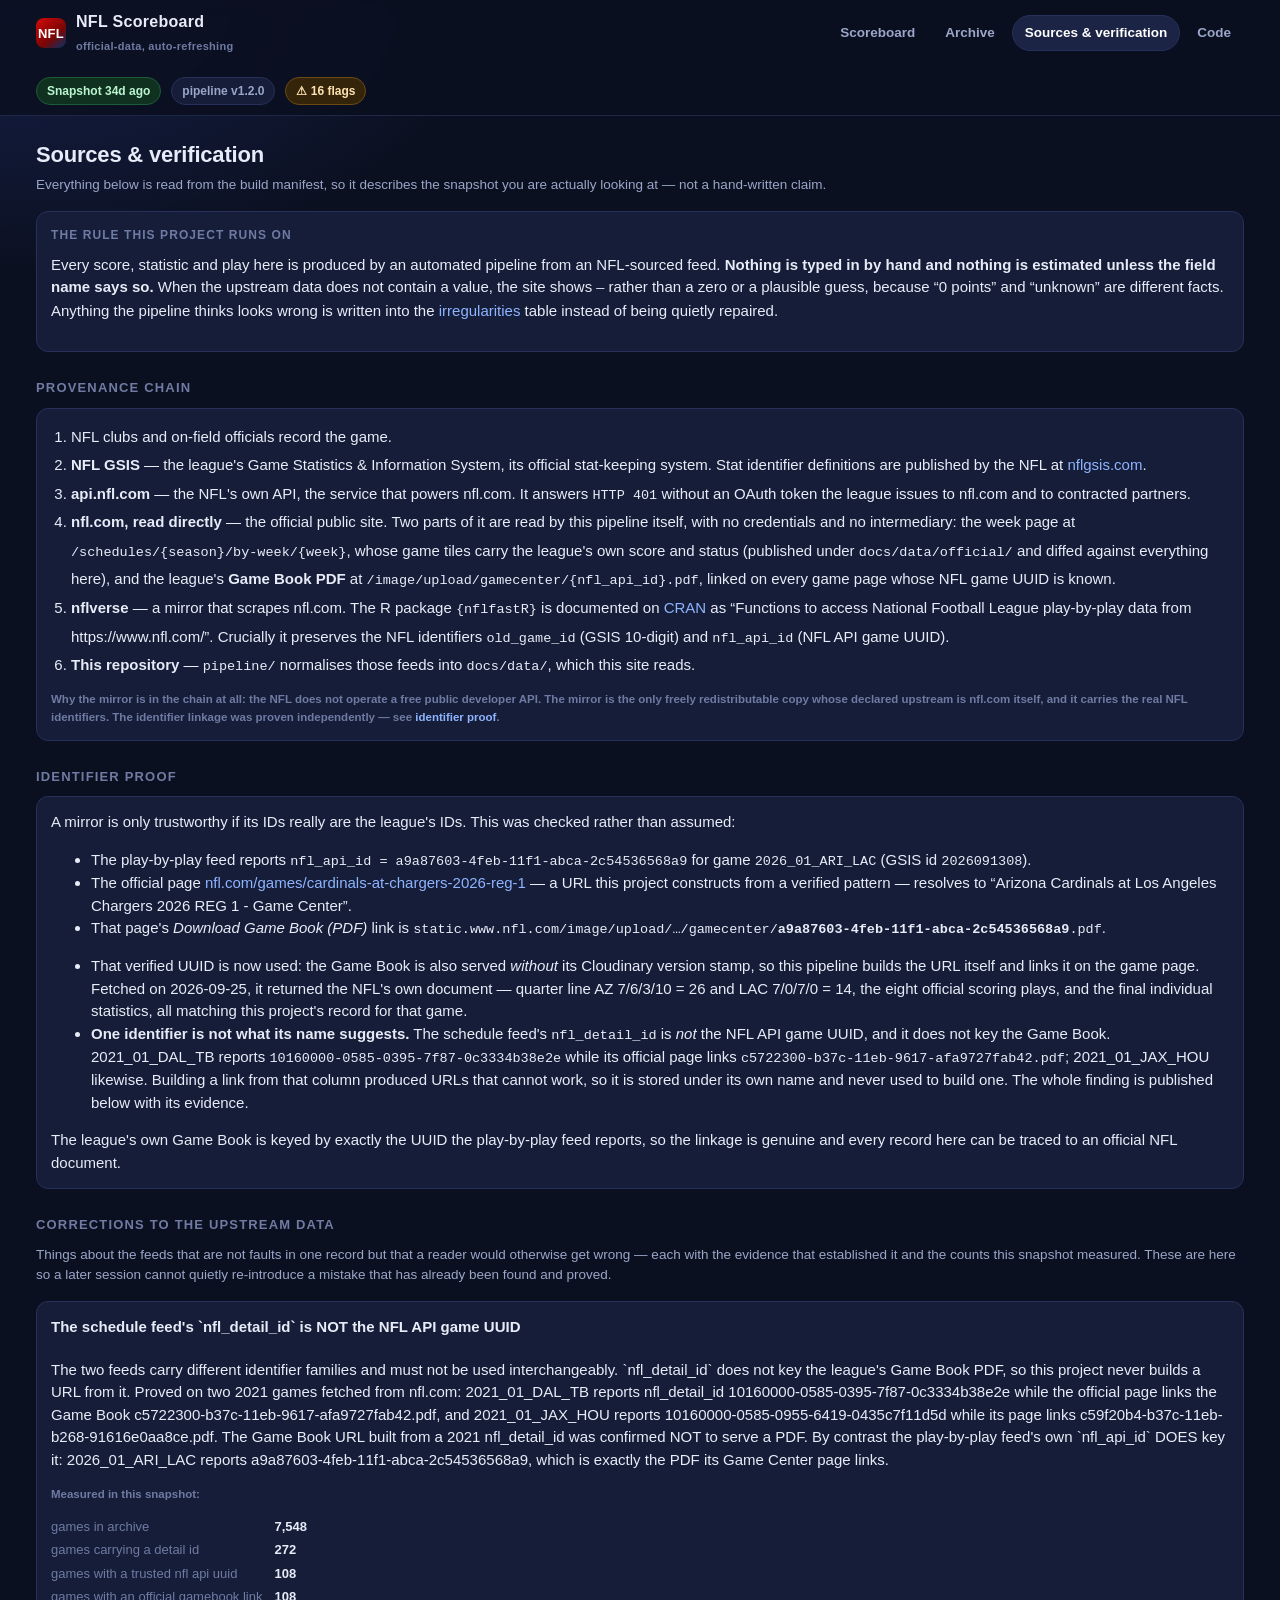
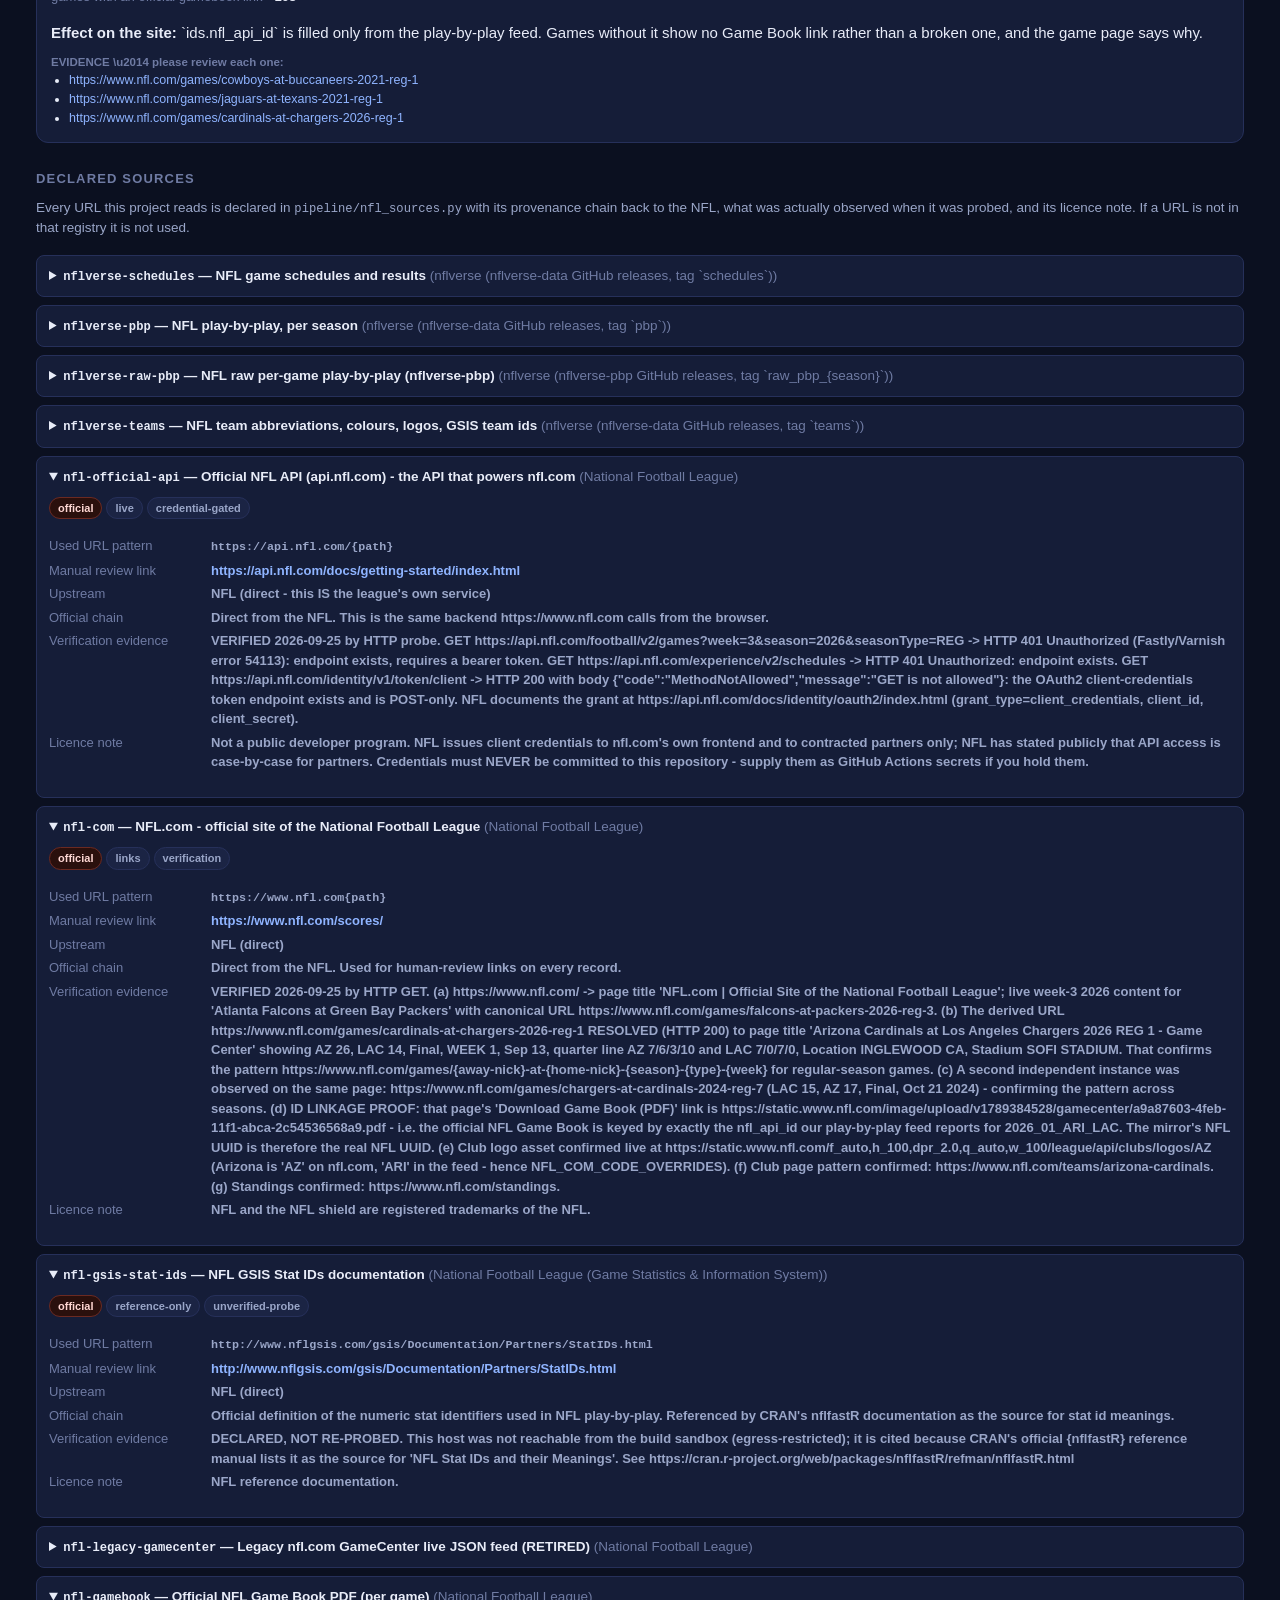
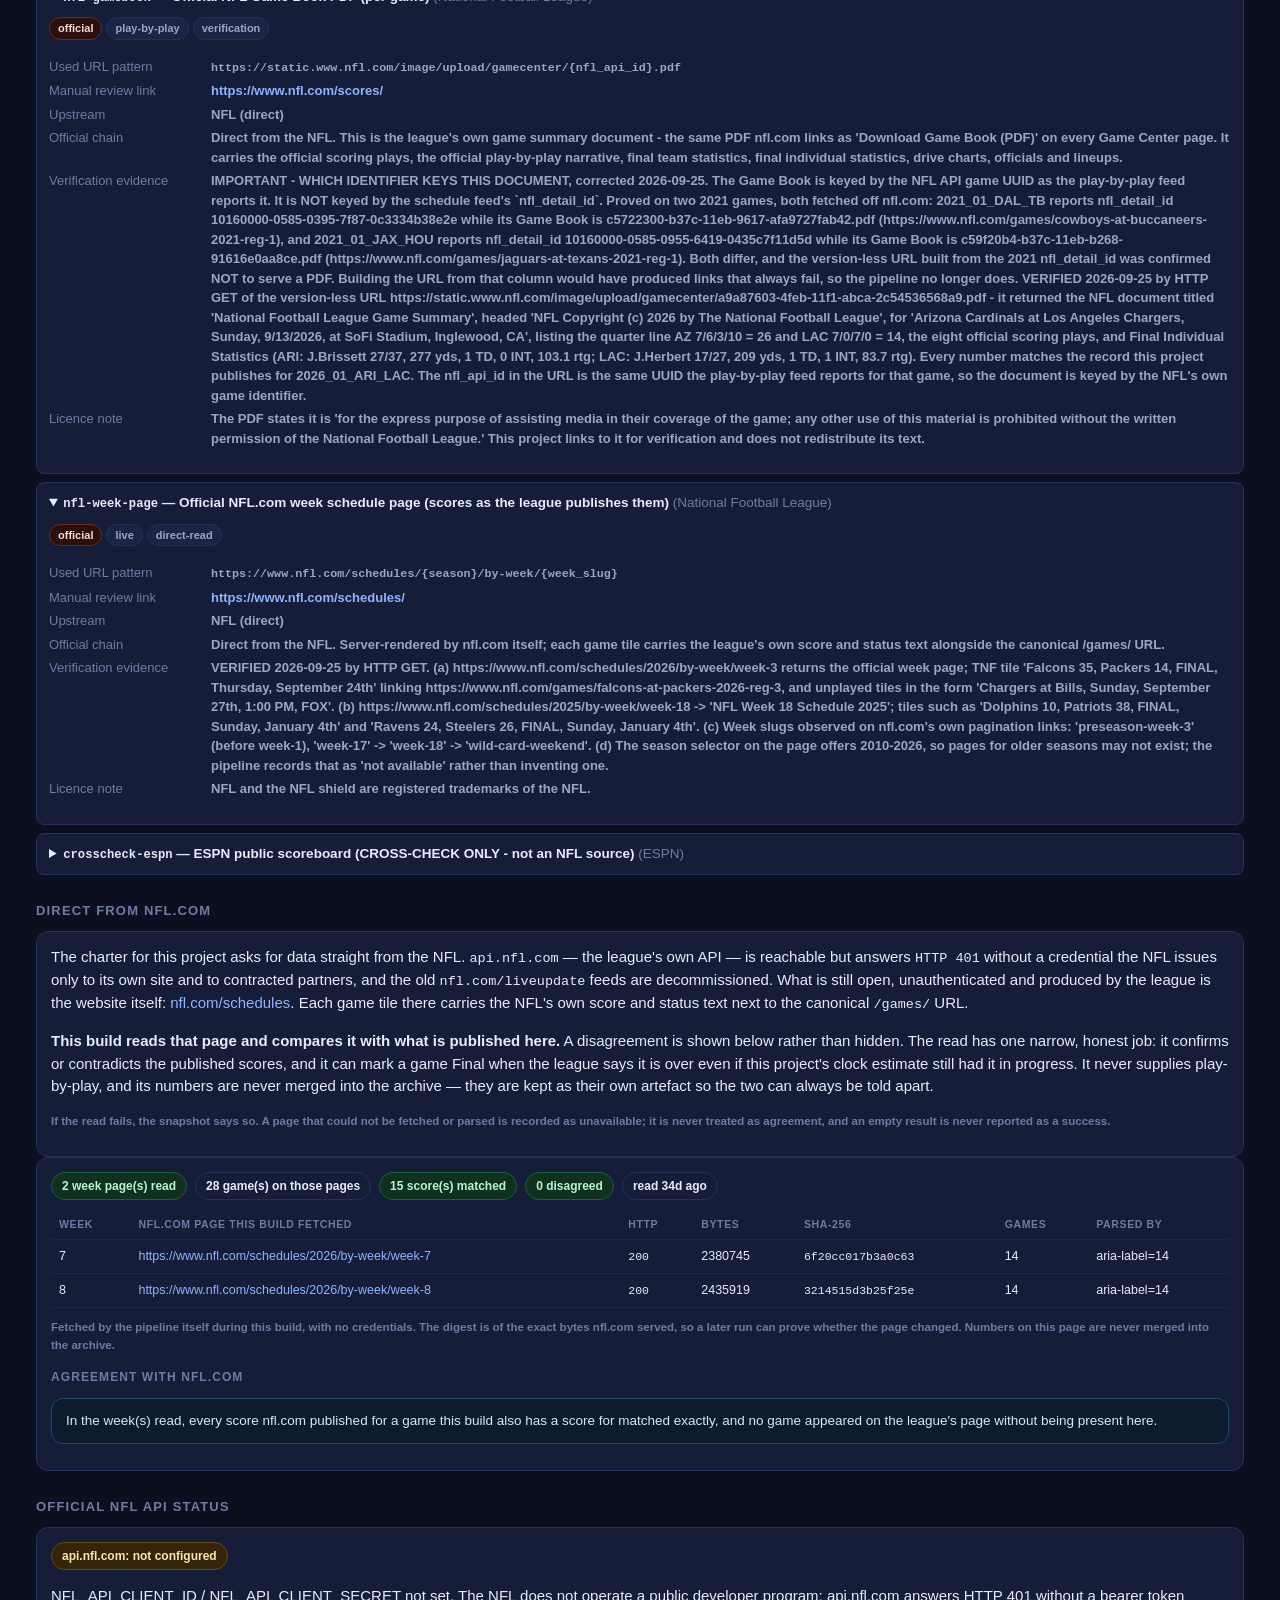
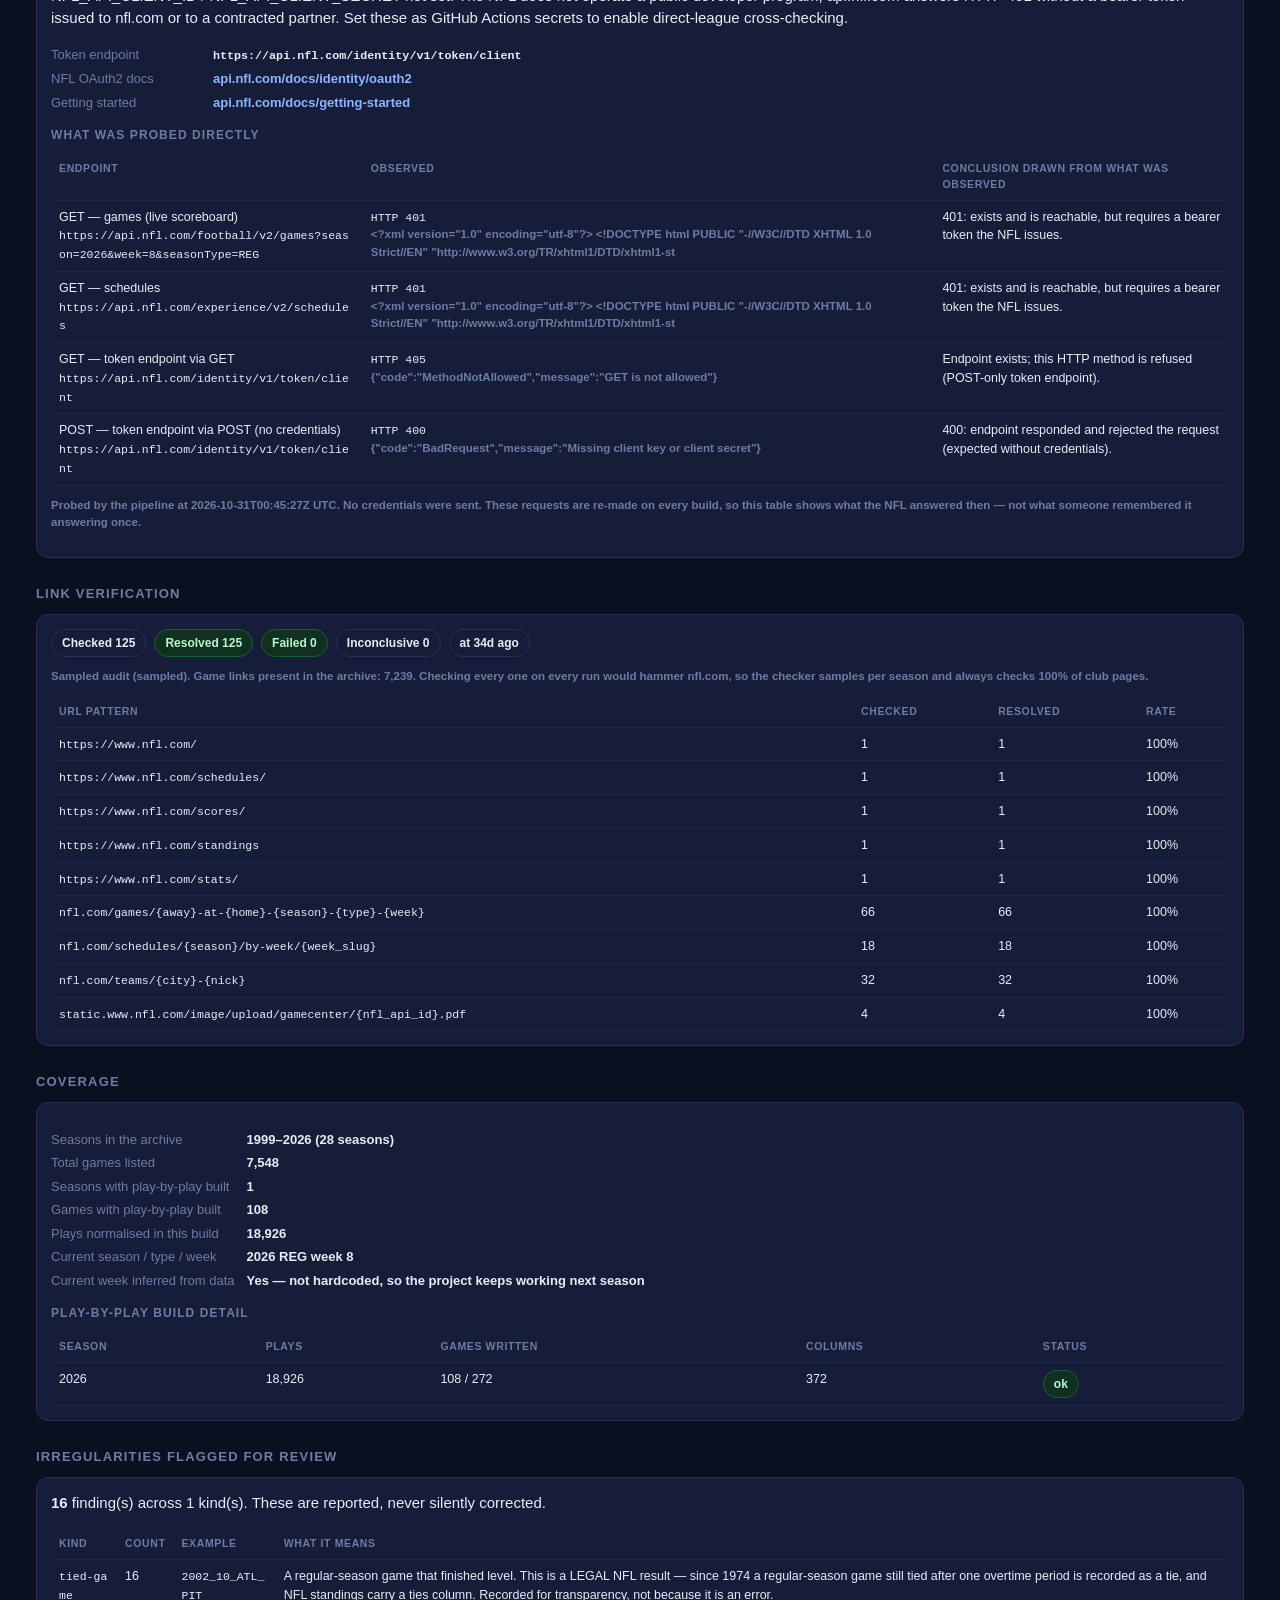
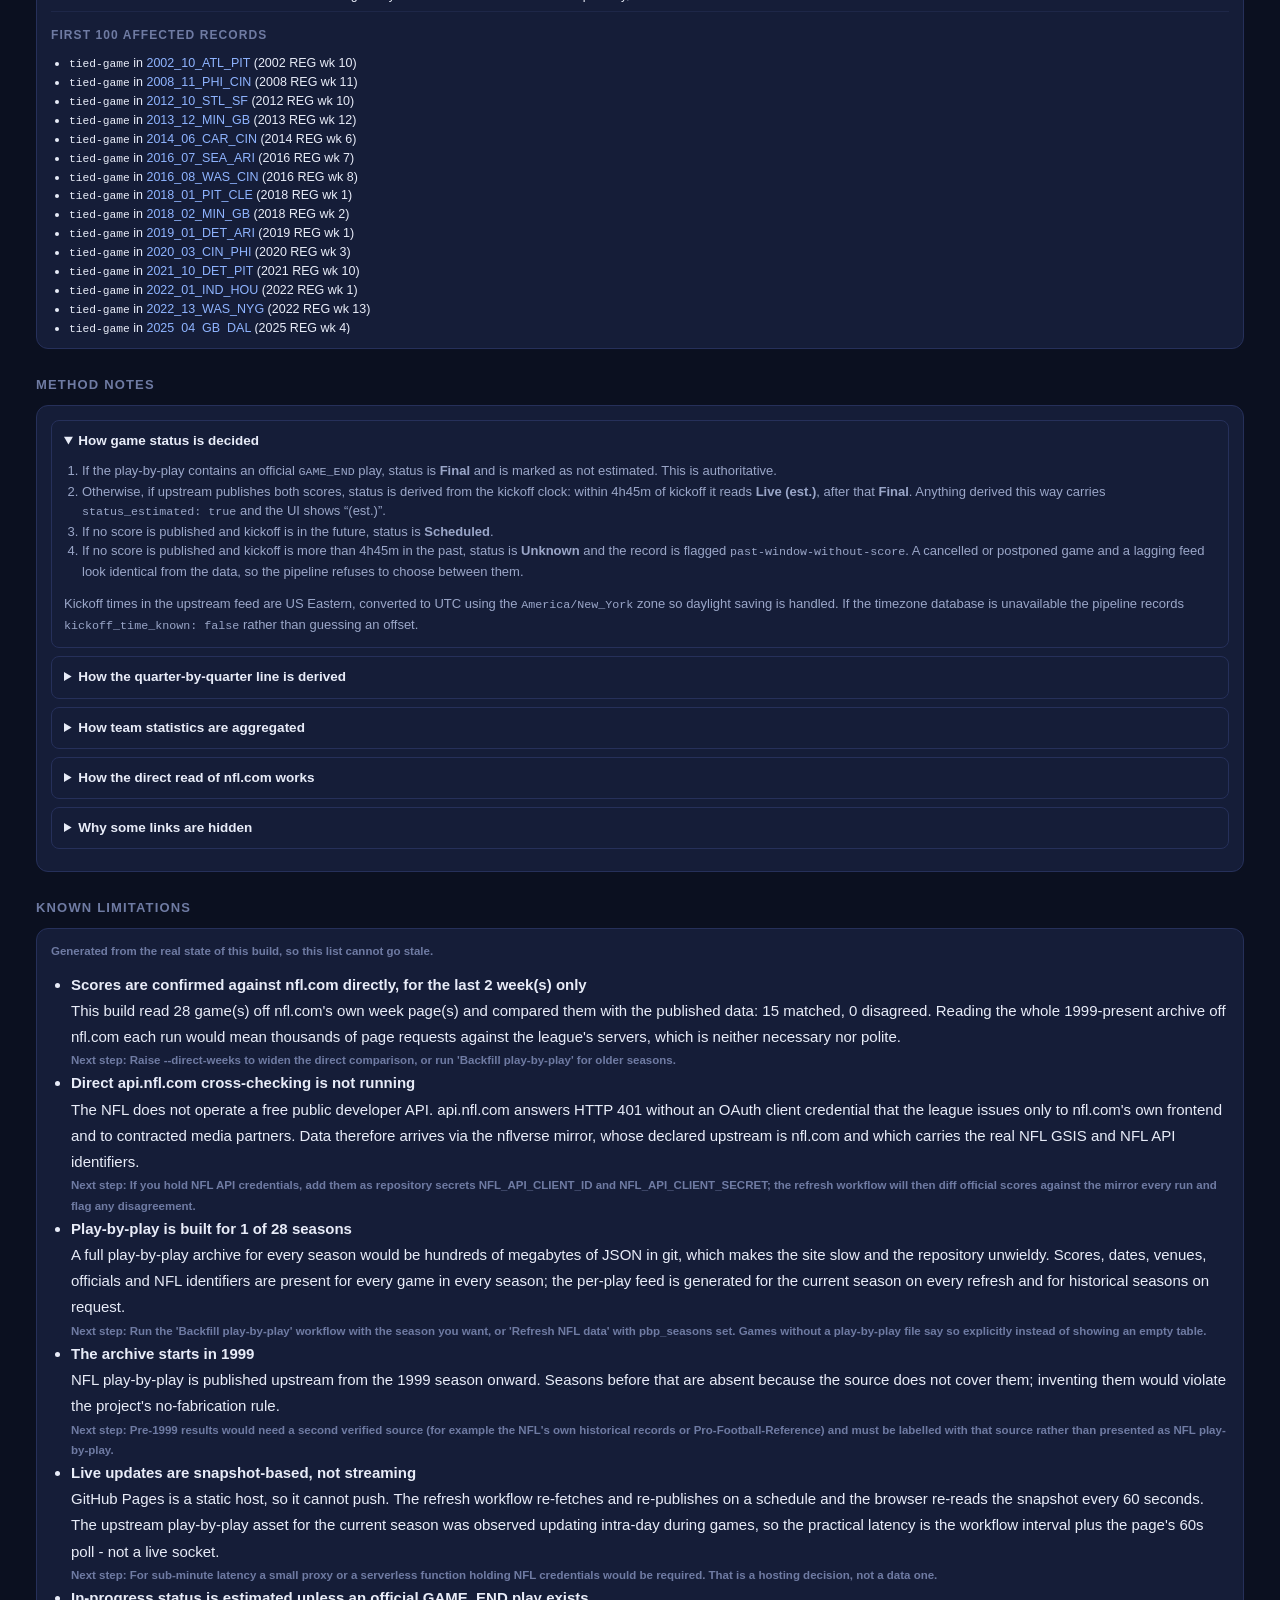
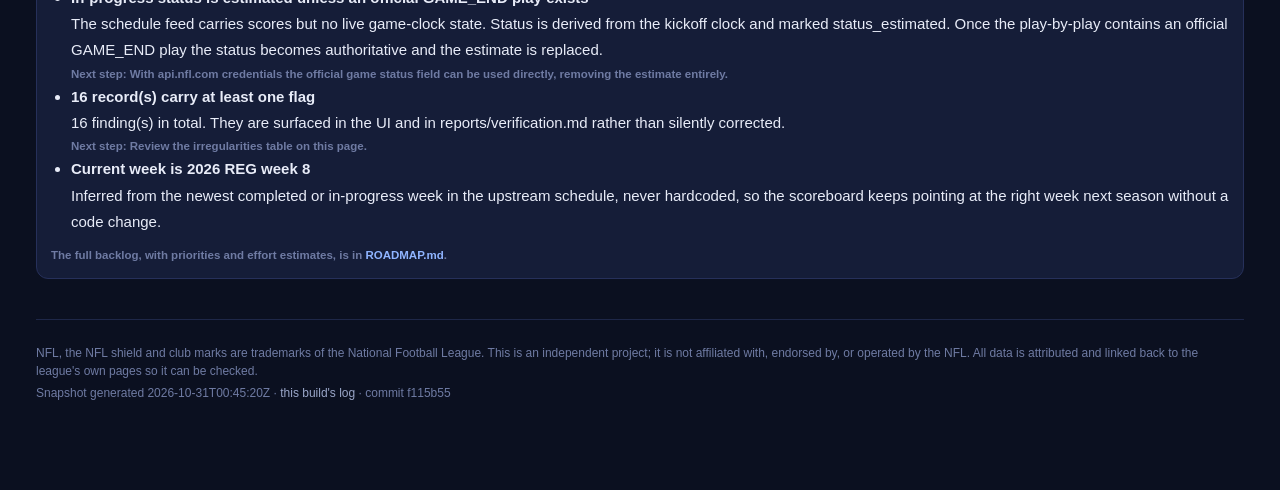
<file: docs/sources.html>
<!DOCTYPE html>
<html lang="en">
<head>
<meta charset="utf-8">
<meta name="viewport" content="width=device-width, initial-scale=1">
<title>Sources &amp; verification &mdash; NFL Scoreboard</title>
<meta name="description" content="The provenance chain, HTTP verification evidence, official NFL links, flagged irregularities and known limitations behind this scoreboard.">
<meta name="color-scheme" content="dark">
<link rel="stylesheet" href="assets/css/style.css">
</head>
<body>
<a class="skip-link" href="#main">Skip to sources</a>

<header class="site-head">
  <div class="site-head__inner">
    <div class="brand">
      <span class="brand__mark" aria-hidden="true">NFL</span>
      <span>
        <span class="brand__name">NFL Scoreboard</span><br>
        <span class="brand__sub">official-data, auto-refreshing</span>
      </span>
    </div>
    <nav class="nav" aria-label="Primary">
      <a href="index.html">Scoreboard</a>
      <a href="history.html">Archive</a>
      <a href="sources.html" aria-current="page">Sources &amp; verification</a>
      <a href="https://github.com/buffedlizard55-lab/NFLMAIN" rel="noopener noreferrer external">Code</a>
    </nav>
  </div>
  <div class="statusbar" id="statusbar" role="status" aria-live="polite">
    <span class="pill"><span class="dot"></span> Loading manifest&hellip;</span>
  </div>
</header>

<main class="wrap" id="main">
  <h1 class="page-title">Sources &amp; verification</h1>
  <p class="page-sub">Everything below is read from the build manifest, so it describes the
    snapshot you are actually looking at &mdash; not a hand-written claim.</p>

  <div id="notices"></div>

  <section class="panel">
    <h3>The rule this project runs on</h3>
    <p style="margin-top:0">Every score, statistic and play here is produced by an automated
      pipeline from an NFL-sourced feed. <strong>Nothing is typed in by hand and nothing is
      estimated unless the field name says so.</strong> When the upstream data does not
      contain a value, the site shows <span class="mono">&mdash;</span> rather than a zero
      or a plausible guess, because &ldquo;0 points&rdquo; and &ldquo;unknown&rdquo; are
      different facts. Anything the pipeline thinks looks wrong is written into the
      <a href="#irregularities">irregularities</a> table instead of being quietly repaired.</p>
  </section>

  <h2 class="section-title" id="chain">Provenance chain</h2>
  <section class="panel">
    <ol style="margin:0;padding-left:20px;line-height:1.9">
      <li>NFL clubs and on-field officials record the game.</li>
      <li><strong>NFL GSIS</strong> &mdash; the league's Game Statistics &amp; Information System,
        its official stat-keeping system. Stat identifier definitions are published by the NFL at
        <a href="http://www.nflgsis.com/gsis/Documentation/Partners/StatIDs.html" rel="noopener noreferrer external">nflgsis.com</a>.</li>
      <li><strong>api.nfl.com</strong> &mdash; the NFL's own API, the service that powers nfl.com.
        It answers <span class="mono">HTTP 401</span> without an OAuth token the league issues to
        nfl.com and to contracted partners.</li>
      <li><strong>nfl.com, read directly</strong> &mdash; the official public site. Two parts
        of it are read by this pipeline itself, with no credentials and no intermediary:
        the week page at
        <span class="mono">/schedules/{season}/by-week/{week}</span>, whose game tiles
        carry the league's own score and status (published under
        <span class="mono">docs/data/official/</span> and diffed against everything here),
        and the league's <strong>Game Book PDF</strong> at
        <span class="mono">/image/upload/gamecenter/{nfl_api_id}.pdf</span>, linked on every
        game page whose NFL game UUID is known.</li>
      <li><strong>nflverse</strong> &mdash; a mirror that scrapes nfl.com. The R package
        <span class="mono">{nflfastR}</span> is documented on
        <a href="https://cran.r-project.org/web/packages/nflfastR/refman/nflfastR.html" rel="noopener noreferrer external">CRAN</a>
        as &ldquo;Functions to access National Football League play-by-play data from
        https://www.nfl.com/&rdquo;. Crucially it preserves the NFL identifiers
        <span class="mono">old_game_id</span> (GSIS 10-digit) and
        <span class="mono">nfl_api_id</span> (NFL API game UUID).</li>
      <li><strong>This repository</strong> &mdash; <span class="mono">pipeline/</span> normalises
        those feeds into <span class="mono">docs/data/</span>, which this site reads.</li>
    </ol>
    <p class="card__meta" style="margin-bottom:0"><strong>Why the mirror is in the chain at all:</strong>
      the NFL does not operate a free public developer API. The mirror is the only freely
      redistributable copy whose declared upstream is nfl.com itself, and it carries the real NFL
      identifiers. The identifier linkage was proven independently &mdash; see
      <a href="#id-proof">identifier proof</a>.</p>
  </section>

  <h2 class="section-title" id="id-proof">Identifier proof</h2>
  <section class="panel">
    <p style="margin-top:0">A mirror is only trustworthy if its IDs really are the league's IDs.
      This was checked rather than assumed:</p>
    <ul style="margin-top:0">
      <li>The play-by-play feed reports <span class="mono">nfl_api_id =
        a9a87603-4feb-11f1-abca-2c54536568a9</span> for game
        <span class="mono">2026_01_ARI_LAC</span> (GSIS id <span class="mono">2026091308</span>).</li>
      <li>The official page
        <a href="https://www.nfl.com/games/cardinals-at-chargers-2026-reg-1" rel="noopener noreferrer external">nfl.com/games/cardinals-at-chargers-2026-reg-1</a>
        &mdash; a URL this project constructs from a verified pattern &mdash; resolves to
        &ldquo;Arizona Cardinals at Los Angeles Chargers 2026 REG 1 - Game Center&rdquo;.</li>
      <li>That page's <em>Download Game Book (PDF)</em> link is
        <span class="mono">static.www.nfl.com/image/upload/&hellip;/gamecenter/<strong>a9a87603-4feb-11f1-abca-2c54536568a9</strong>.pdf</span>.</li>
    </ul>
    <ul style="margin-top:0">
      <li>That verified UUID is now used: the Game Book is also served
        <em>without</em> its Cloudinary version stamp, so this pipeline builds the URL itself
        and links it on the game page. Fetched on 2026-09-25, it returned the NFL's own
        document &mdash; quarter line AZ 7/6/3/10 = 26 and LAC 7/0/7/0 = 14, the eight official
        scoring plays, and the final individual statistics, all matching this project's record
        for that game.</li>
      <li><strong>One identifier is not what its name suggests.</strong> The schedule feed's
        <span class="mono">nfl_detail_id</span> is <em>not</em> the NFL API game UUID, and it
        does not key the Game Book. 2021_01_DAL_TB reports
        <span class="mono">10160000-0585-0395-7f87-0c3334b38e2e</span> while its official page
        links <span class="mono">c5722300-b37c-11eb-9617-afa9727fab42.pdf</span>; 2021_01_JAX_HOU
        likewise. Building a link from that column produced URLs that cannot work, so it is
        stored under its own name and never used to build one. The whole finding is published
        below with its evidence.</li>
    </ul>
    <p style="margin-bottom:0">The league's own Game Book is keyed by exactly the UUID the
      play-by-play feed reports, so the linkage is genuine and every record here can be traced
      to an official NFL document.</p>
  </section>

  <h2 class="section-title" id="caveats">Corrections to the upstream data</h2>
  <p class="page-sub">Things about the feeds that are not faults in one record but that a
    reader would otherwise get wrong &mdash; each with the evidence that established it and
    the counts this snapshot measured. These are here so a later session cannot quietly
    re-introduce a mistake that has already been found and proved.</p>
  <div id="caveatHost"></div>

  <h2 class="section-title" id="sources">Declared sources</h2>
  <p class="page-sub">Every URL this project reads is declared in
    <span class="mono">pipeline/nfl_sources.py</span> with its provenance chain back to the NFL,
    what was actually observed when it was probed, and its licence note. If a URL is not in that
    registry it is not used.</p>
  <div id="sourcesHost"><div class="spinner" role="progressbar" aria-label="Loading"></div></div>

  <h2 class="section-title" id="direct">Direct from nfl.com</h2>
  <section class="panel">
    <p style="margin-top:0">The charter for this project asks for data straight from the NFL.
      <span class="mono">api.nfl.com</span> &mdash; the league's own API &mdash; is reachable but
      answers <span class="mono">HTTP 401</span> without a credential the NFL issues only to its
      own site and to contracted partners, and the old
      <span class="mono">nfl.com/liveupdate</span> feeds are decommissioned. What is still open,
      unauthenticated and produced by the league is the website itself:
      <a href="https://www.nfl.com/schedules/" rel="noopener noreferrer external">nfl.com/schedules</a>.
      Each game tile there carries the NFL's own score and status text next to the canonical
      <span class="mono">/games/</span> URL.</p>
    <p><strong>This build reads that page and compares it with what is published here.</strong>
      A disagreement is shown below rather than hidden. The read has one narrow, honest job:
      it confirms or contradicts the published scores, and it can mark a game Final when the
      league says it is over even if this project's clock estimate still had it in progress.
      It never supplies play-by-play, and its numbers are never merged into the archive &mdash;
      they are kept as their own artefact so the two can always be told apart.</p>
    <p class="card__meta">If the read fails, the snapshot says so. A page that could not be
      fetched or parsed is recorded as unavailable; it is never treated as agreement, and an
      empty result is never reported as a success.</p>
  </section>
  <div id="directHost"></div>

  <h2 class="section-title" id="official-api">Official NFL API status</h2>
  <div id="apiHost"></div>

  <h2 class="section-title" id="links">Link verification</h2>
  <div id="linksHost"></div>

  <h2 class="section-title" id="coverage">Coverage</h2>
  <div id="coverageHost"></div>

  <h2 class="section-title" id="irregularities">Irregularities flagged for review</h2>
  <div id="irrHost"></div>

  <h2 class="section-title" id="method">Method notes</h2>
  <section class="panel">
    <details class="detail" open>
      <summary>How game status is decided</summary>
      <div>
        <ol style="margin:0;padding-left:18px">
          <li>If the play-by-play contains an official <span class="mono">GAME_END</span> play,
            status is <strong>Final</strong> and is marked as not estimated. This is authoritative.</li>
          <li>Otherwise, if upstream publishes both scores, status is derived from the kickoff
            clock: within 4h45m of kickoff it reads <strong>Live (est.)</strong>, after that
            <strong>Final</strong>. Anything derived this way carries
            <span class="mono">status_estimated: true</span> and the UI shows &ldquo;(est.)&rdquo;.</li>
          <li>If no score is published and kickoff is in the future, status is <strong>Scheduled</strong>.</li>
          <li>If no score is published and kickoff is more than 4h45m in the past, status is
            <strong>Unknown</strong> and the record is flagged
            <span class="mono">past-window-without-score</span>. A cancelled or postponed game and a
            lagging feed look identical from the data, so the pipeline refuses to choose between them.</li>
        </ol>
        <p style="margin-bottom:0">Kickoff times in the upstream feed are US Eastern, converted to UTC
          using the <span class="mono">America/New_York</span> zone so daylight saving is handled.
          If the timezone database is unavailable the pipeline records
          <span class="mono">kickoff_time_known: false</span> rather than guessing an offset.</p>
      </div>
    </details>
    <details class="detail">
      <summary>How the quarter-by-quarter line is derived</summary>
      <div>Taken from the running score published on each official play
        (<span class="mono">total_home_score</span> / <span class="mono">total_away_score</span>).
        Each quarter's points are the difference from the previous quarter's running total. Quarters
        with no scored plays upstream are omitted rather than shown as zero. The line is cross-checked
        against the scheduled final score and any disagreement is flagged.</div>
    </details>
    <details class="detail">
      <summary>How team statistics are aggregated</summary>
      <div>Every team and player figure on a game page is a sum of the per-play values published
        upstream. Nothing is modelled, projected or estimated. Fields the feed does not publish for a
        game (for example time of possession on older seasons) render as
        <span class="mono">&mdash;</span>.</div>
    </details>
    <details class="detail">
      <summary>How the direct read of nfl.com works</summary>
      <div>The pipeline fetches <span class="mono">nfl.com/schedules/{season}/by-week/{week}</span>
        for the most recent weeks and reads the score and status nfl.com prints for each game.
        Two passes run over the page: every game link with the most informative accessible name
        near it, then every canonical game slug anywhere in the markup. The second pass exists
        because the first is provably not enough &mdash; the 2026 week-3 international game
        (Ravens at Cowboys, Rio de Janeiro) is rendered differently and was missed, so that
        week's slate came back one game short. A page the league renders in a different
        template must never quietly shrink the comparison.</div>
    </details>
    <details class="detail">
      <summary>Why some links are hidden</summary>
      <div><span class="mono">pipeline/verify_links.py</span> fetches the nfl.com URLs this project
        constructs and records the real HTTP outcome. A link that did not resolve is hidden and
        reported below, because a link to a 404 is worse than no link. Links that were not sampled are
        still shown: the URL pattern itself was verified against live nfl.com pages.</div>
    </details>
  </section>

  <h2 class="section-title" id="limits">Known limitations</h2>
  <div id="limitsHost"></div>

  <footer class="site-foot">
    <p>NFL, the NFL shield and club marks are trademarks of the National Football League. This is an
      independent project; it is not affiliated with, endorsed by, or operated by the NFL. All data is
      attributed and linked back to the league's own pages so it can be checked.</p>
    <p id="footMeta"></p>
  </footer>
</main>

<script src="assets/js/common.js"></script>
<script src="assets/js/sources.js"></script>
</body>
</html>
</file>
<file: docs/assets/css/style.css>
/* ==========================================================================
   NFLMAIN scoreboard - single stylesheet, no external dependencies.

   Deliberately dependency-free: no CDN, no webfont, no framework. A GitHub Pages
   site that waits on a third-party asset is a site that breaks when that asset
   changes. System fonts + hand-written CSS = fewer ways to fail.
   ========================================================================== */

:root {
  --bg: #0b1020;
  --bg-2: #111831;
  --panel: #151d38;
  --panel-2: #1b2444;
  --line: #26305a;
  --line-soft: #1e2748;
  --text: #e8ecf8;
  --text-dim: #9aa6c8;
  --text-faint: #6f7ba3;
  --accent: #d50a0a;
  --accent-2: #013369;
  --ok: #2ecc71;
  --warn: #f5a623;
  --bad: #ff5b5b;
  --live: #ff3b30;
  --radius: 12px;
  --radius-sm: 8px;
  --shadow: 0 1px 2px rgba(0, 0, 0, .4), 0 8px 24px rgba(0, 0, 0, .25);
  --mono: ui-monospace, SFMono-Regular, "SF Mono", Menlo, Consolas, "Liberation Mono", monospace;
  --sans: -apple-system, BlinkMacSystemFont, "Segoe UI", Roboto, Helvetica, Arial, sans-serif;
}

* { box-sizing: border-box; }

html { -webkit-text-size-adjust: 100%; }

body {
  margin: 0;
  background:
    radial-gradient(1200px 600px at 80% -10%, #1a2450 0%, transparent 60%),
    radial-gradient(900px 500px at 0% 0%, #16204a 0%, transparent 55%),
    var(--bg);
  color: var(--text);
  font-family: var(--sans);
  font-size: 15px;
  line-height: 1.5;
  min-height: 100vh;
}

a { color: #8fb4ff; text-decoration: none; }
a:hover { text-decoration: underline; }

code, .mono { font-family: var(--mono); font-size: .9em; }

/* ---------------------------------------------------------------- layout */

.wrap { max-width: 1240px; margin: 0 auto; padding: 0 16px 64px; }

.skip-link {
  position: absolute; left: -9999px; top: 0;
  background: var(--accent); color: #fff; padding: 8px 14px; border-radius: 0 0 8px 0;
  z-index: 100;
}
.skip-link:focus { left: 0; }

/* ---------------------------------------------------------------- header */

.site-head {
  position: sticky; top: 0; z-index: 40;
  background: rgba(11, 16, 32, .92);
  backdrop-filter: saturate(140%) blur(8px);
  border-bottom: 1px solid var(--line-soft);
}
.site-head__inner {
  max-width: 1240px; margin: 0 auto; padding: 10px 16px;
  display: flex; align-items: center; gap: 16px; flex-wrap: wrap;
}
.brand { display: flex; align-items: center; gap: 10px; font-weight: 800; letter-spacing: .3px; }
.brand__mark {
  width: 30px; height: 30px; border-radius: 8px; flex: 0 0 auto;
  background: linear-gradient(140deg, var(--accent) 0%, #7a0505 60%, var(--accent-2) 100%);
  display: grid; place-items: center; font-size: 13px; color: #fff; font-weight: 900;
}
.brand__name { font-size: 16px; }
.brand__sub { font-size: 11px; color: var(--text-faint); font-weight: 600; }

.nav { display: flex; gap: 4px; margin-left: auto; flex-wrap: wrap; }
.nav a {
  padding: 7px 12px; border-radius: 999px; color: var(--text-dim);
  font-weight: 600; font-size: 13.5px; border: 1px solid transparent;
}
.nav a:hover { color: var(--text); background: var(--panel); text-decoration: none; }
.nav a[aria-current="page"] {
  color: #fff; background: var(--panel-2); border-color: var(--line);
}

/* ---------------------------------------------------------------- status bar */

.statusbar {
  display: flex; align-items: center; gap: 10px; flex-wrap: wrap;
  padding: 10px 16px; max-width: 1240px; margin: 0 auto;
  font-size: 12.5px; color: var(--text-dim);
}
.pill {
  display: inline-flex; align-items: center; gap: 6px;
  padding: 4px 10px; border-radius: 999px;
  background: var(--panel); border: 1px solid var(--line);
  font-weight: 600; font-size: 12px; white-space: nowrap;
}
.pill--ok { color: #baf5d0; border-color: #1d5c3a; background: #10311f; }
.pill--warn { color: #ffe2b0; border-color: #6b4a12; background: #33240a; }
.pill--bad { color: #ffd0d0; border-color: #6b1d1d; background: #331010; }
.pill--live { color: #fff; border-color: #7a1a14; background: #3a100c; }
.dot {
  width: 7px; height: 7px; border-radius: 50%; background: currentColor; flex: 0 0 auto;
}
.dot--pulse { animation: pulse 1.6s ease-in-out infinite; }
@keyframes pulse { 0%, 100% { opacity: 1; } 50% { opacity: .25; } }

/* ---------------------------------------------------------------- controls */

.controls {
  display: flex; gap: 10px; flex-wrap: wrap; align-items: flex-end;
  background: var(--panel); border: 1px solid var(--line);
  border-radius: var(--radius); padding: 14px; margin: 16px 0;
}
.field { display: flex; flex-direction: column; gap: 5px; }
.field > label { font-size: 11px; text-transform: uppercase; letter-spacing: .07em; color: var(--text-faint); font-weight: 700; }
select, input[type="search"], input[type="text"], input[type="number"] {
  background: var(--bg-2); color: var(--text);
  border: 1px solid var(--line); border-radius: var(--radius-sm);
  padding: 8px 10px; font-size: 14px; font-family: inherit; min-width: 130px;
}
select:focus, input:focus, button:focus-visible, a:focus-visible {
  outline: 2px solid #6d9dff; outline-offset: 2px;
}
input[type="search"] { min-width: 220px; }

.btn {
  background: var(--panel-2); color: var(--text); border: 1px solid var(--line);
  border-radius: var(--radius-sm); padding: 8px 14px; font-size: 14px;
  font-weight: 600; cursor: pointer; font-family: inherit;
}
.btn:hover { background: #222c54; }
.btn--primary { background: var(--accent); border-color: #a00808; color: #fff; }
.btn--primary:hover { background: #ef1414; }
.btn:disabled { opacity: .45; cursor: not-allowed; }

.seg { display: inline-flex; background: var(--bg-2); border: 1px solid var(--line); border-radius: var(--radius-sm); overflow: hidden; }
.seg button {
  background: transparent; border: 0; color: var(--text-dim); padding: 8px 13px;
  font-size: 13px; font-weight: 700; cursor: pointer; font-family: inherit;
}
.seg button[aria-pressed="true"] { background: var(--panel-2); color: #fff; }

.weeknav { display: flex; gap: 6px; overflow-x: auto; padding: 2px 0 6px; scrollbar-width: thin; }
.weeknav button {
  flex: 0 0 auto; background: var(--panel); border: 1px solid var(--line);
  color: var(--text-dim); border-radius: 999px; padding: 6px 12px;
  font-size: 12.5px; font-weight: 700; cursor: pointer; font-family: inherit;
}
.weeknav button[aria-pressed="true"] { background: var(--accent); border-color: var(--accent); color: #fff; }
.weeknav button .wnum { opacity: .8; font-weight: 600; }

/* ---------------------------------------------------------------- headings */

.page-title { font-size: 22px; margin: 22px 0 4px; font-weight: 800; letter-spacing: -.2px; }
.page-sub { color: var(--text-dim); margin: 0 0 16px; font-size: 13.5px; }
.section-title { font-size: 13px; text-transform: uppercase; letter-spacing: .09em; color: var(--text-faint); font-weight: 800; margin: 26px 0 10px; }

/* ---------------------------------------------------------------- game cards */

.grid {
  display: grid; gap: 12px;
  grid-template-columns: repeat(auto-fill, minmax(330px, 1fr));
}

.card {
  background: linear-gradient(180deg, var(--panel) 0%, var(--bg-2) 100%);
  border: 1px solid var(--line); border-radius: var(--radius);
  padding: 12px; display: flex; flex-direction: column; gap: 10px;
  box-shadow: var(--shadow); position: relative; overflow: hidden;
}
.card::before {
  content: ""; position: absolute; inset: 0 auto 0 0; width: 3px;
  background: var(--card-accent, var(--accent));
  opacity: .9;
}
.card--live { border-color: #6b2a22; }
.card--live::after {
  content: ""; position: absolute; inset: 0;
  background: radial-gradient(400px 120px at 100% 0%, rgba(255, 59, 48, .12), transparent 70%);
  pointer-events: none;
}
.card__top { display: flex; align-items: center; justify-content: space-between; gap: 8px; }
.card__meta { font-size: 11.5px; color: var(--text-faint); font-weight: 600; }

.badge {
  font-size: 10.5px; font-weight: 800; letter-spacing: .06em; text-transform: uppercase;
  padding: 3px 8px; border-radius: 999px; border: 1px solid var(--line);
  background: var(--bg-2); color: var(--text-dim); white-space: nowrap;
}
.badge--final { color: #cfd8f5; }
.badge--live { background: #4a120d; border-color: #8c2b21; color: #ffd7d3; }
.badge--sched { background: #0f2b1c; border-color: #1d5c3a; color: #baf5d0; }
.badge--unknown { background: #33240a; border-color: #6b4a12; color: #ffe2b0; }

.teamrow { display: grid; grid-template-columns: 28px 1fr auto; gap: 10px; align-items: center; }
.teamrow + .teamrow { margin-top: 6px; }
.teamrow__name { font-weight: 700; font-size: 14.5px; display: flex; align-items: baseline; gap: 7px; min-width: 0; }
.teamrow__abbr { font-size: 11px; color: var(--text-faint); font-weight: 700; letter-spacing: .05em; }
.teamrow__score { font-variant-numeric: tabular-nums; font-weight: 800; font-size: 19px; min-width: 34px; text-align: right; }
.teamrow--winner .teamrow__name { color: #fff; }
.teamrow--loser .teamrow__name, .teamrow--loser .teamrow__score { color: var(--text-dim); }
.teamrow--winner .teamrow__score { color: #fff; }

.logo {
  width: 28px; height: 28px; object-fit: contain; border-radius: 4px;
  background: #fff0; display: block;
}
.logo--sm { width: 20px; height: 20px; }
.logo--lg { width: 52px; height: 52px; }
.logo-ph {
  width: 28px; height: 28px; border-radius: 6px; display: grid; place-items: center;
  background: var(--panel-2); border: 1px solid var(--line);
  font-size: 10px; font-weight: 800; color: var(--text-dim);
}

.qline {
  display: grid; gap: 4px; font-size: 11.5px; color: var(--text-dim);
  border-top: 1px solid var(--line-soft); padding-top: 8px;
  font-variant-numeric: tabular-nums;
}
.qline table { width: 100%; border-collapse: collapse; }
.qline th, .qline td { text-align: center; padding: 2px 4px; font-weight: 600; }
.qline th { color: var(--text-faint); font-size: 10px; text-transform: uppercase; letter-spacing: .05em; }
.qline td:first-child, .qline th:first-child { text-align: left; }

.card__foot { display: flex; align-items: center; justify-content: space-between; gap: 8px; border-top: 1px solid var(--line-soft); padding-top: 8px; }
.card__venue { font-size: 11.5px; color: var(--text-faint); min-width: 0; overflow: hidden; text-overflow: ellipsis; white-space: nowrap; }
.card__links { display: flex; gap: 6px; flex: 0 0 auto; }
.linkbtn {
  font-size: 11.5px; font-weight: 700; padding: 4px 9px; border-radius: 999px;
  border: 1px solid var(--line); background: var(--bg-2); color: var(--text-dim);
}
.linkbtn:hover { color: #fff; border-color: #3a4a86; text-decoration: none; }
.linkbtn--nfl { color: #ffd7d3; border-color: #6b2a22; background: #2a100d; }
.linkbtn--nfl:hover { background: #3d1712; }

.flag {
  display: inline-flex; align-items: center; gap: 5px;
  font-size: 11px; color: #ffe2b0; background: #33240a;
  border: 1px solid #6b4a12; border-radius: 6px; padding: 2px 7px;
}

/* ---------------------------------------------------------------- game detail */

.gamehead {
  background: linear-gradient(180deg, var(--panel) 0%, var(--bg-2) 100%);
  border: 1px solid var(--line); border-radius: var(--radius);
  padding: 18px; margin: 16px 0; box-shadow: var(--shadow);
}
.matchup { display: grid; grid-template-columns: 1fr auto 1fr; gap: 16px; align-items: center; }
.matchup__side { display: flex; flex-direction: column; align-items: center; gap: 8px; text-align: center; }
.matchup__side--away { align-items: flex-start; text-align: left; }
.matchup__side--home { align-items: flex-end; text-align: right; }
.matchup__side .row { display: flex; align-items: center; gap: 10px; }
.matchup__side--home .row { flex-direction: row-reverse; }
.matchup__name { font-weight: 800; font-size: 17px; }
.matchup__score { font-size: 40px; font-weight: 900; line-height: 1; font-variant-numeric: tabular-nums; }
.matchup__mid { text-align: center; color: var(--text-dim); font-size: 12px; }
.matchup__record { font-size: 12px; color: var(--text-faint); }

@media (max-width: 640px) {
  .matchup { grid-template-columns: 1fr; gap: 12px; }
  .matchup__side, .matchup__side--away, .matchup__side--home { align-items: center; text-align: center; }
  .matchup__side--home .row { flex-direction: row; }
  .matchup__score { font-size: 32px; }
}

.panels { display: grid; gap: 12px; grid-template-columns: repeat(auto-fit, minmax(300px, 1fr)); }
.panel {
  background: var(--panel); border: 1px solid var(--line);
  border-radius: var(--radius); padding: 14px;
}
.panel h3 { margin: 0 0 10px; font-size: 12px; text-transform: uppercase; letter-spacing: .09em; color: var(--text-faint); }

.kv { display: grid; grid-template-columns: auto 1fr; gap: 4px 12px; font-size: 13px; }
.kv dt { color: var(--text-faint); }
.kv dd { margin: 0; font-weight: 600; text-align: right; word-break: break-word; }

table.data { width: 100%; border-collapse: collapse; font-size: 13px; }
table.data th {
  text-align: left; font-size: 10.5px; text-transform: uppercase; letter-spacing: .06em;
  color: var(--text-faint); border-bottom: 1px solid var(--line); padding: 6px 8px;
  position: sticky; top: 0; background: var(--panel); z-index: 1;
}
table.data td { padding: 6px 8px; border-bottom: 1px solid var(--line-soft); vertical-align: top; }
table.data tbody tr:hover { background: var(--panel-2); }
table.data td.num, table.data th.num { text-align: right; font-variant-numeric: tabular-nums; }
table.data tr.is-score td { background: rgba(213, 10, 10, .08); }
table.data tr.is-score:hover td { background: rgba(213, 10, 10, .14); }

.pbp-scroll { max-height: 68vh; overflow: auto; border: 1px solid var(--line); border-radius: var(--radius-sm); }
.pbp-desc { max-width: 62ch; }
.pbp-clock { font-family: var(--mono); font-size: 12px; color: var(--text-dim); white-space: nowrap; }
.tag {
  display: inline-block; font-size: 10px; font-weight: 800; letter-spacing: .04em;
  padding: 1px 6px; border-radius: 4px; background: var(--panel-2);
  border: 1px solid var(--line); color: var(--text-dim); margin-left: 6px;
  text-transform: uppercase; vertical-align: 1px;
}
.tag--td { background: #3a100c; border-color: #8c2b21; color: #ffd7d3; }
.tag--fg { background: #33240a; border-color: #6b4a12; color: #ffe2b0; }
.tag--to { background: #10233a; border-color: #1d4a6b; color: #cfe8ff; }
.tag--pen { background: #2a1030; border-color: #6b2a7a; color: #f0d7ff; }

/* ---------------------------------------------------------------- archive */

.season-grid { display: grid; gap: 10px; grid-template-columns: repeat(auto-fill, minmax(150px, 1fr)); }
.season-card {
  background: var(--panel); border: 1px solid var(--line); border-radius: var(--radius-sm);
  padding: 12px; cursor: pointer; text-align: left; font-family: inherit; color: var(--text);
}
.season-card:hover { border-color: #3a4a86; background: var(--panel-2); }
.season-card[aria-pressed="true"] { border-color: var(--accent); background: #2a100d; }
.season-card__yr { font-size: 19px; font-weight: 800; }
.season-card__n { font-size: 11.5px; color: var(--text-faint); }

.list { display: flex; flex-direction: column; gap: 6px; }
.list-row {
  display: grid; grid-template-columns: 76px 1fr auto auto; gap: 10px; align-items: center;
  background: var(--panel); border: 1px solid var(--line); border-radius: var(--radius-sm);
  padding: 9px 12px;
}
.list-row:hover { border-color: #3a4a86; }
.list-row__wk { font-size: 11.5px; color: var(--text-faint); font-weight: 700; }
.list-row__teams { font-weight: 600; font-size: 14px; min-width: 0; overflow: hidden; text-overflow: ellipsis; white-space: nowrap; }
.list-row__score { font-weight: 800; font-variant-numeric: tabular-nums; }

/* ---------------------------------------------------------------- notices */

.notice {
  border: 1px solid var(--line); border-radius: var(--radius);
  padding: 12px 14px; margin: 12px 0; font-size: 13.5px; background: var(--panel);
}
.notice--warn { border-color: #6b4a12; background: #241a08; color: #ffe9c4; }
.notice--bad { border-color: #6b1d1d; background: #260e0e; color: #ffd6d6; }
.notice--info { border-color: #1d4a6b; background: #0c1c2c; color: #d3e8ff; }
.notice h4 { margin: 0 0 6px; font-size: 12px; text-transform: uppercase; letter-spacing: .08em; }
.notice ul { margin: 6px 0 0; padding-left: 20px; }

.empty {
  text-align: center; padding: 48px 16px; color: var(--text-dim);
  border: 1px dashed var(--line); border-radius: var(--radius); background: var(--panel);
}
.empty h3 { margin: 0 0 6px; color: var(--text); }

.spinner {
  width: 22px; height: 22px; border-radius: 50%;
  border: 3px solid var(--line); border-top-color: var(--accent);
  animation: spin .8s linear infinite; margin: 24px auto;
}
@keyframes spin { to { transform: rotate(360deg); } }

/* ---------------------------------------------------------------- footer */

.site-foot {
  border-top: 1px solid var(--line-soft); margin-top: 40px; padding: 20px 0;
  color: var(--text-faint); font-size: 12px;
}
.site-foot p { margin: 4px 0; }
.site-foot a { color: var(--text-dim); }

.src-table { width: 100%; border-collapse: collapse; font-size: 12.5px; }
.src-table th, .src-table td { text-align: left; padding: 7px 8px; border-bottom: 1px solid var(--line-soft); vertical-align: top; }
.src-table th { color: var(--text-faint); font-size: 10.5px; text-transform: uppercase; letter-spacing: .06em; }
.src-table code { font-size: 11.5px; word-break: break-all; }

.chip {
  display: inline-block; padding: 2px 8px; border-radius: 999px; font-size: 11px;
  font-weight: 700; background: var(--panel-2); border: 1px solid var(--line);
  color: var(--text-dim); margin: 0 4px 4px 0;
}
.chip--official { color: #ffd7d3; border-color: #6b2a22; background: #2a100d; }
.chip--crosscheck { color: #ffe2b0; border-color: #6b4a12; background: #33240a; }
.chip--retired { color: var(--text-faint); text-decoration: line-through; }

details.detail { border: 1px solid var(--line); border-radius: var(--radius-sm); background: var(--panel); margin-bottom: 8px; }
details.detail > summary { cursor: pointer; padding: 10px 12px; font-weight: 700; font-size: 13.5px; }
details.detail > div { padding: 0 12px 12px; font-size: 13px; color: var(--text-dim); }

/* Derived standings on the archive page */
#standingsSection .muted { color: var(--text-faint); font-weight: 500; }
table.standings tr.standings-row { cursor: pointer; }
table.standings tr.standings-row.is-selected td { background: #2a100d; }
table.standings td.rank { color: var(--text-faint); width: 2.2em; }
table.standings td.team { white-space: nowrap; }

.sr-only {
  position: absolute; width: 1px; height: 1px; padding: 0; margin: -1px;
  overflow: hidden; clip: rect(0, 0, 0, 0); white-space: nowrap; border: 0;
}

@media (prefers-reduced-motion: reduce) {
  * { animation: none !important; transition: none !important; }
}
</file>
